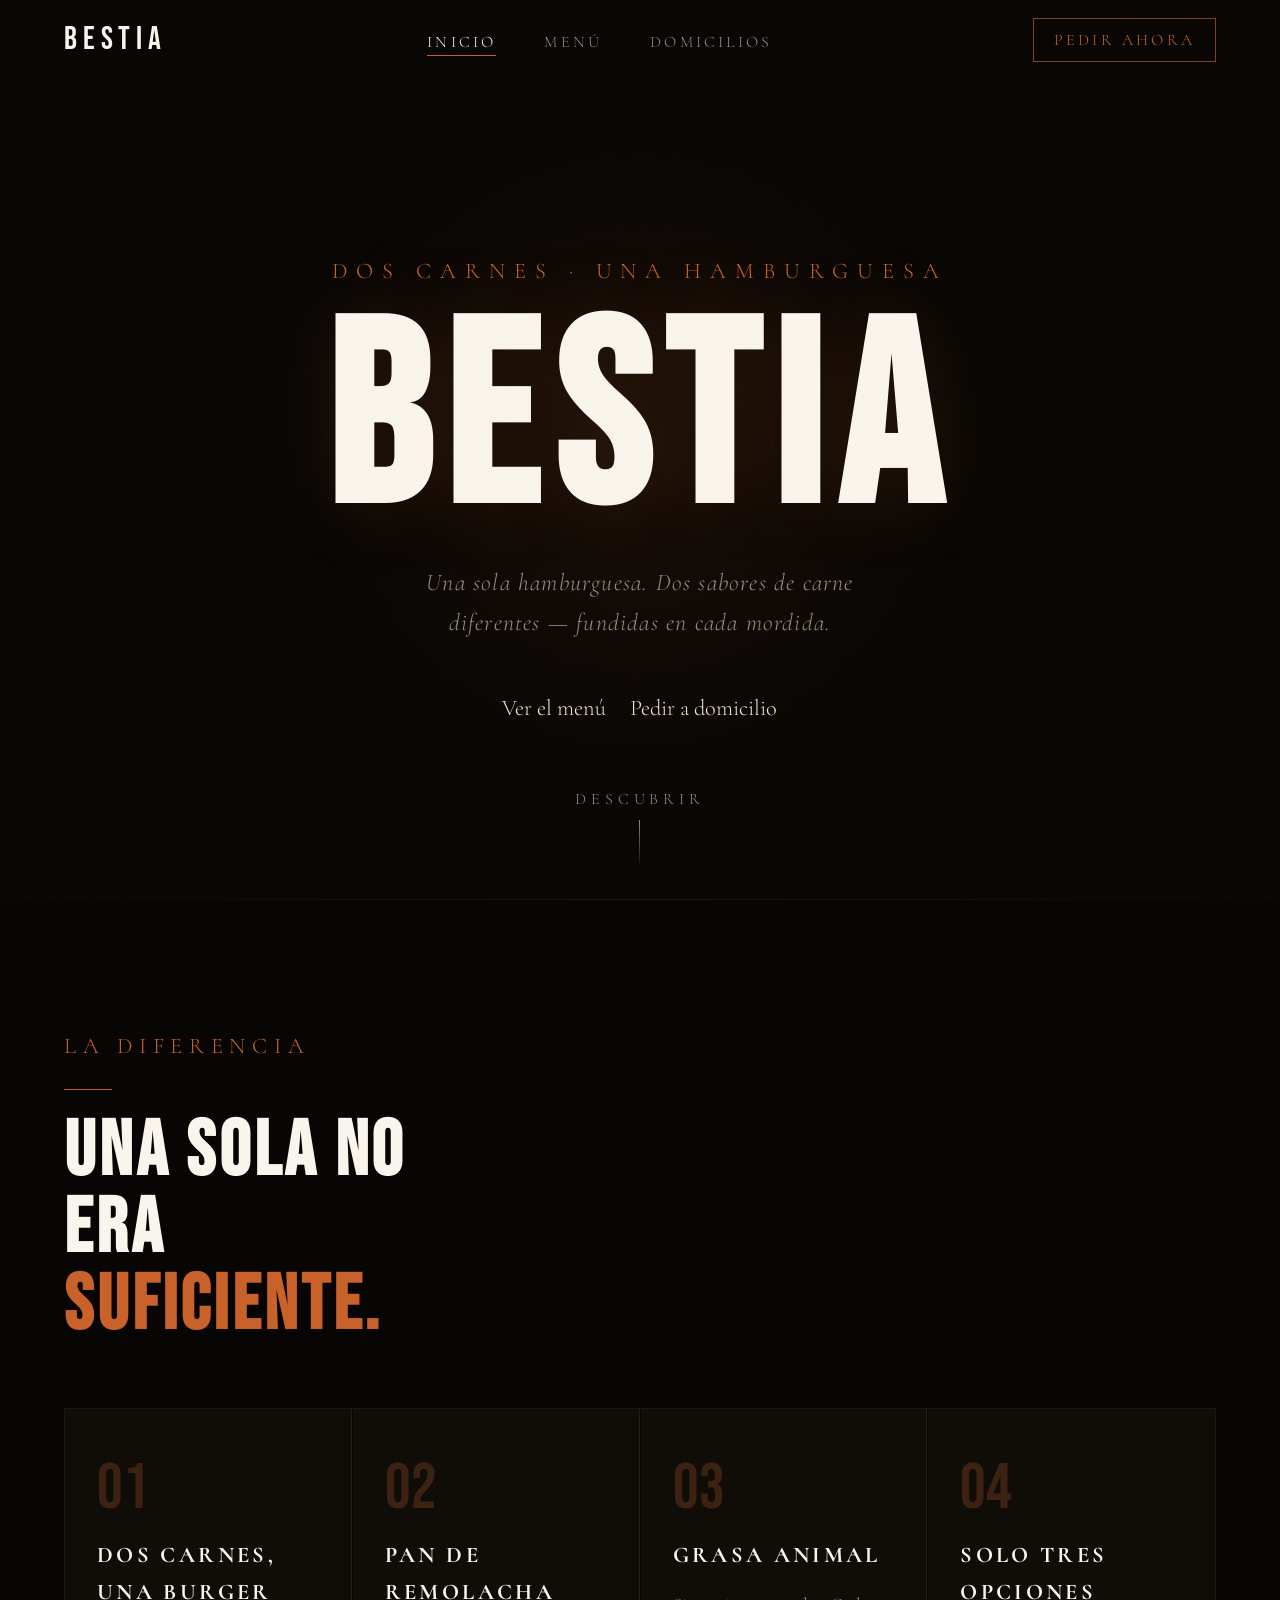
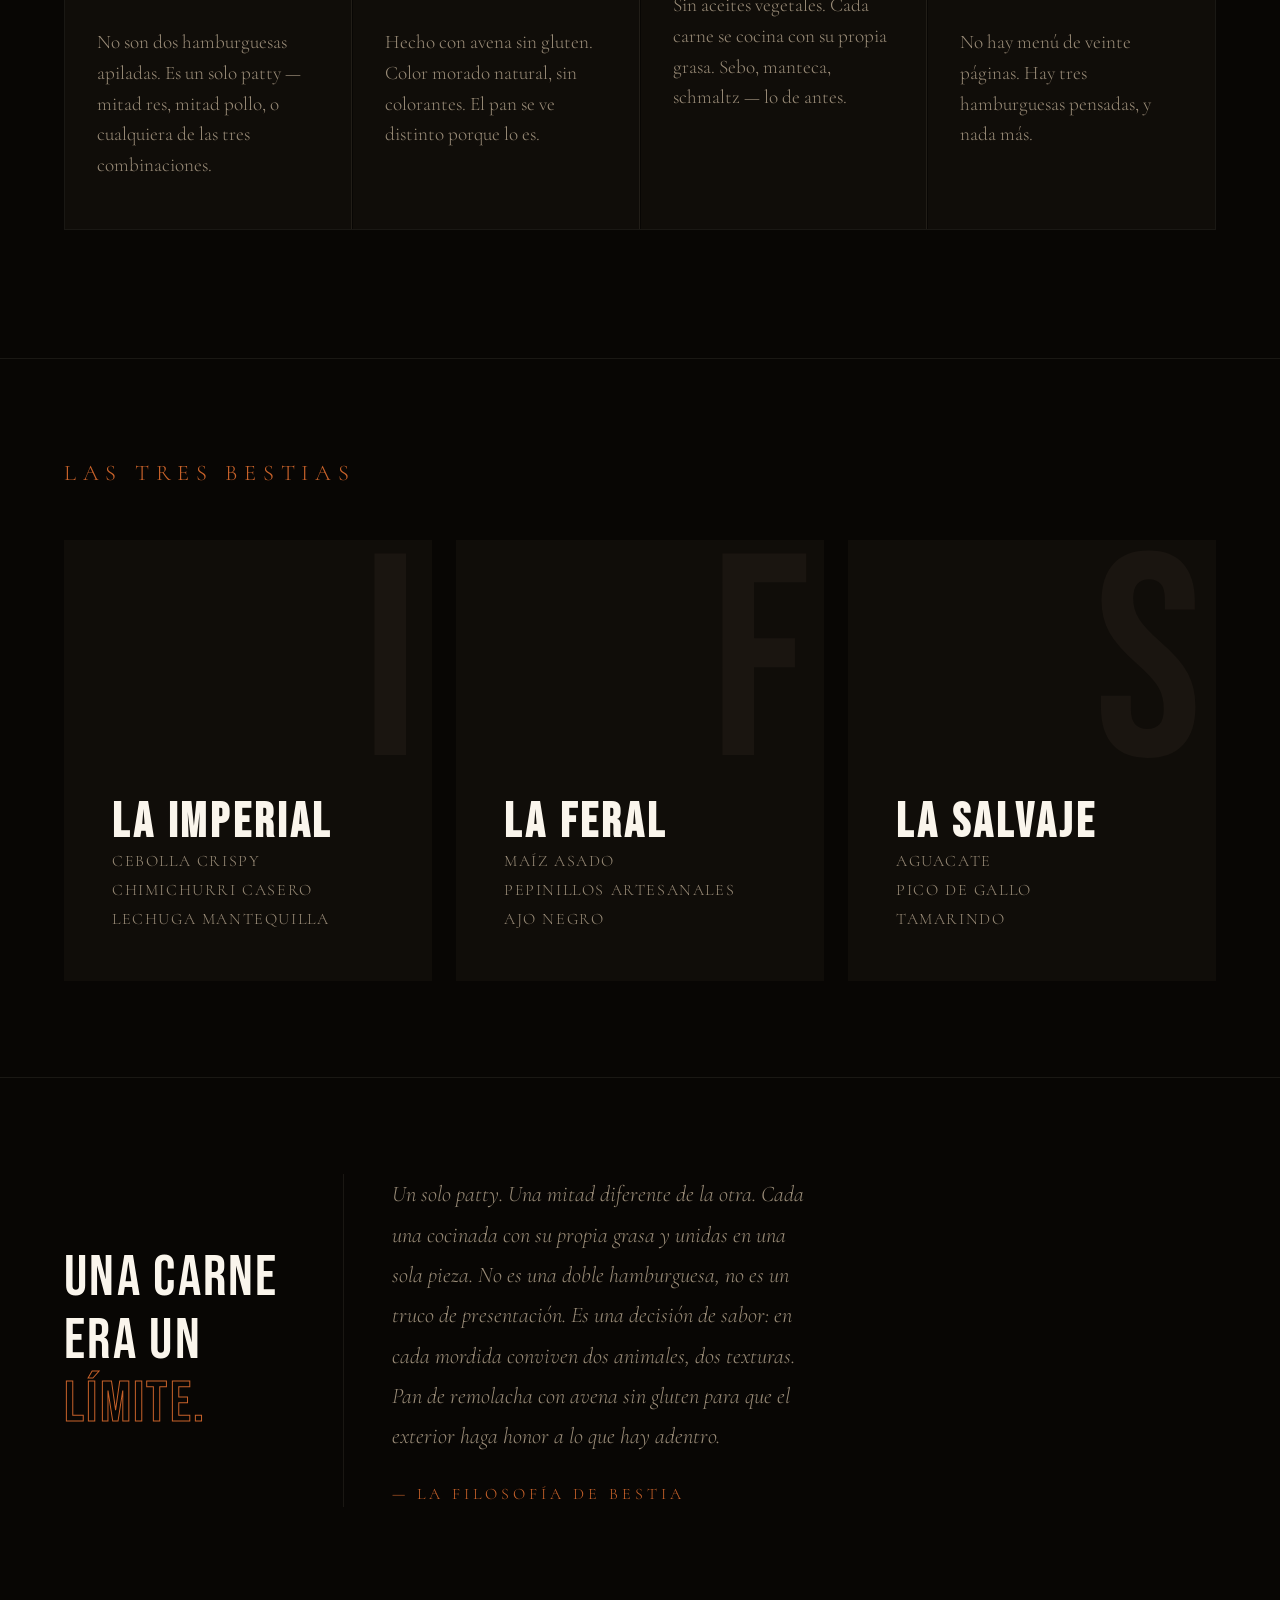
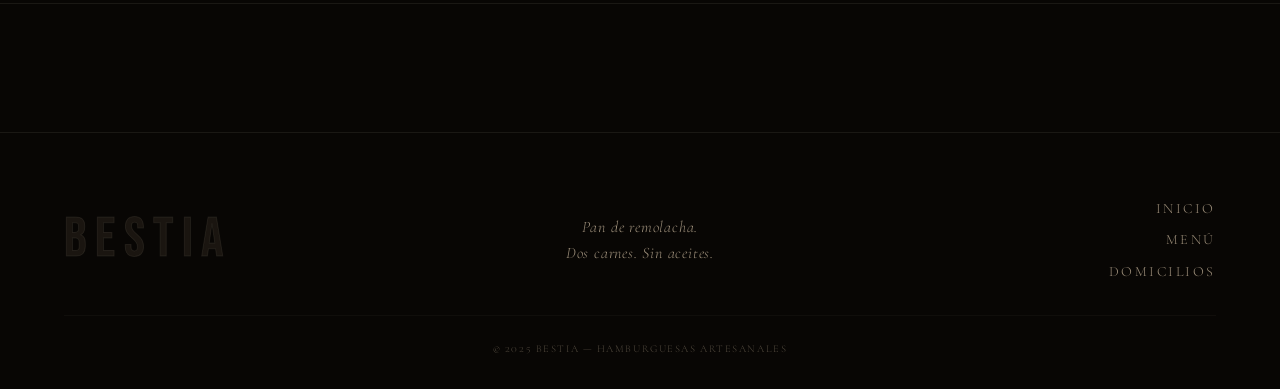
<file: index.html>
<!DOCTYPE html>
<html lang="es">
<head>
  <meta charset="UTF-8" />
  <meta name="viewport" content="width=device-width, initial-scale=1.0" />
  <title>BESTIA — Dos Carnes, Una Hamburguesa</title>
  <meta name="description" content="Dos carnes en una sola hamburguesa. Pan de remolacha con avena sin gluten. Cocinadas en grasa animal. cero aceites vegetales." />

  <link rel="stylesheet" href="css/variables.css" />
  <link rel="stylesheet" href="css/base.css" />
  <link rel="stylesheet" href="css/home.css" />
</head>
<body>

  <!-- ══ Navigation ══════════════════════════════════════════ -->
  <nav class="nav" role="navigation" aria-label="Navegación principal">
    <div class="nav__inner">
      <a href="index.html" class="nav__logo" aria-label="BESTIA — Inicio">BESTIA</a>
      <ul class="nav__links" role="list">
        <li><a href="index.html" class="nav__link">Inicio</a></li>
        <li><a href="menu.html" class="nav__link">Menú</a></li>
        <li><a href="domicilios.html" class="nav__link">Domicilios</a></li>
      </ul>
      <a href="domicilios.html" class="btn nav__cta">Pedir ahora</a>
    </div>
  </nav>

  <main>

    <!-- ══ Hero ════════════════════════════════════════════════ -->
    <section class="hero" aria-label="Presentación">
      <div class="hero__content">
        <span class="hero__eyebrow">Dos carnes · Una hamburguesa</span>
        <h1 class="hero__title">BESTIA</h1>
        <p class="hero__subtitle">Una sola hamburguesa. Dos sabores de carne diferentes — fundidas en cada mordida.</p>
        <div class="hero__cta-group">
          <a href="menu.html" class="btn btn--primary">Ver el menú</a>
          <a href="domicilios.html" class="btn btn--ghost">Pedir a domicilio</a>
        </div>
      </div>

      <div class="hero__scroll" aria-hidden="true">
        <span>Descubrir</span>
        <div class="hero__scroll-line"></div>
      </div>

      <div class="hero__rule" aria-hidden="true"></div>
    </section>

    <!-- ══ Differentials ═══════════════════════════════════════ -->
    <section class="differentials" aria-label="Por qué somos diferentes">
      <div class="container">
        <div class="differentials__header reveal">
          <span class="section-label">La diferencia</span>
          <div class="divider"></div>
          <h2 class="differentials__headline">
            Una sola no<br />era <em>suficiente.</em>
          </h2>
        </div>

        <div class="differentials__grid stagger" role="list">
          <article class="diff-card" role="listitem">
            <div class="diff-card__number" aria-hidden="true">01</div>
            <h3 class="diff-card__title">Dos carnes, una burger</h3>
            <p class="diff-card__text">No son dos hamburguesas apiladas. Es un solo patty — mitad res, mitad pollo, o cualquiera de las tres combinaciones.</p>
          </article>

          <article class="diff-card" role="listitem">
            <div class="diff-card__number" aria-hidden="true">02</div>
            <h3 class="diff-card__title">Pan de remolacha</h3>
            <p class="diff-card__text">Hecho con avena sin gluten. Color morado natural, sin colorantes. El pan se ve distinto porque lo es.</p>
          </article>

          <article class="diff-card" role="listitem">
            <div class="diff-card__number" aria-hidden="true">03</div>
            <h3 class="diff-card__title">Grasa animal</h3>
            <p class="diff-card__text">Sin aceites vegetales. Cada carne se cocina con su propia grasa. Sebo, manteca, schmaltz — lo de antes.</p>
          </article>

          <article class="diff-card" role="listitem">
            <div class="diff-card__number" aria-hidden="true">04</div>
            <h3 class="diff-card__title">Solo tres opciones</h3>
            <p class="diff-card__text">No hay menú de veinte páginas. Hay tres hamburguesas pensadas, y nada más.</p>
          </article>
        </div>
      </div>
    </section>

    <!-- ══ Burger Teasers ═══════════════════════════════════════ -->
    <section class="teasers" aria-label="Nuestras hamburguesas">
      <div class="container">
        <div class="teasers__label reveal">
          <span class="section-label">Las tres bestias</span>
        </div>

        <div class="teasers__grid teasers__grid--three">

          <a href="menu.html" class="teaser-card reveal" data-letter="I" aria-label="La Imperial — ver en menú">
            <h3 class="teaser-card__name">La Imperial</h3>
            <ul class="teaser-card__ingredients" aria-label="Ingredientes principales">
              <li>Cebolla crispy</li>
              <li>Chimichurri casero</li>
              <li>Lechuga mantequilla</li>
            </ul>
            <span class="teaser-card__arrow" aria-hidden="true">→</span>
          </a>

          <a href="menu.html" class="teaser-card reveal" data-letter="F" aria-label="La Feral — ver en menú">
            <h3 class="teaser-card__name">La Feral</h3>
            <ul class="teaser-card__ingredients" aria-label="Ingredientes principales">
              <li>Maíz asado</li>
              <li>Pepinillos artesanales</li>
              <li>Ajo negro</li>
            </ul>
            <span class="teaser-card__arrow" aria-hidden="true">→</span>
          </a>

          <a href="menu.html" class="teaser-card reveal" data-letter="S" aria-label="La Salvaje — ver en menú">
            <h3 class="teaser-card__name">La Salvaje</h3>
            <ul class="teaser-card__ingredients" aria-label="Ingredientes principales">
              <li>Aguacate</li>
              <li>Pico de gallo</li>
              <li>Tamarindo</li>
            </ul>
            <span class="teaser-card__arrow" aria-hidden="true">→</span>
          </a>

        </div>
      </div>
    </section>

    <!-- ══ Philosophy ═══════════════════════════════════════════ -->
    <section class="philosophy" aria-label="Nuestra filosofía">
      <div class="container">
        <div class="philosophy__inner reveal">
          <blockquote class="philosophy__quote">
            Una carne<br />era un<br /><em>límite.</em>
          </blockquote>
          <div class="philosophy__body">
            <p class="philosophy__text">
              Un solo patty. Una mitad diferente de la otra. Cada una cocinada con su propia grasa y unidas en una sola pieza.
              No es una doble hamburguesa, no es un truco de presentación. Es una decisión de sabor:
              en cada mordida conviven dos animales, dos texturas.
              Pan de remolacha con avena sin gluten para que el exterior haga honor a lo que hay adentro.
            </p>
            <p class="philosophy__author">— La filosofía de Bestia</p>
          </div>
        </div>
      </div>
    </section>

  </main>

  <!-- ══ Footer ═══════════════════════════════════════════════ -->
  <footer class="footer" role="contentinfo">
    <div class="container">
      <div class="footer__inner">
        <div class="footer__brand" aria-hidden="true">BESTIA</div>
        <p class="footer__tagline">Pan de remolacha.<br />Dos carnes. Sin aceites.</p>
        <nav class="footer__links" aria-label="Footer navigation">
          <a href="index.html" class="footer__link">Inicio</a>
          <a href="menu.html" class="footer__link">Menú</a>
          <a href="domicilios.html" class="footer__link">Domicilios</a>
        </nav>
      </div>
      <p class="footer__bottom">© 2025 Bestia — Hamburguesas artesanales</p>
    </div>
  </footer>

  <script src="js/main.js" defer></script>
  <script src="js/animations.js" defer></script>
</body>
</html>
</file>
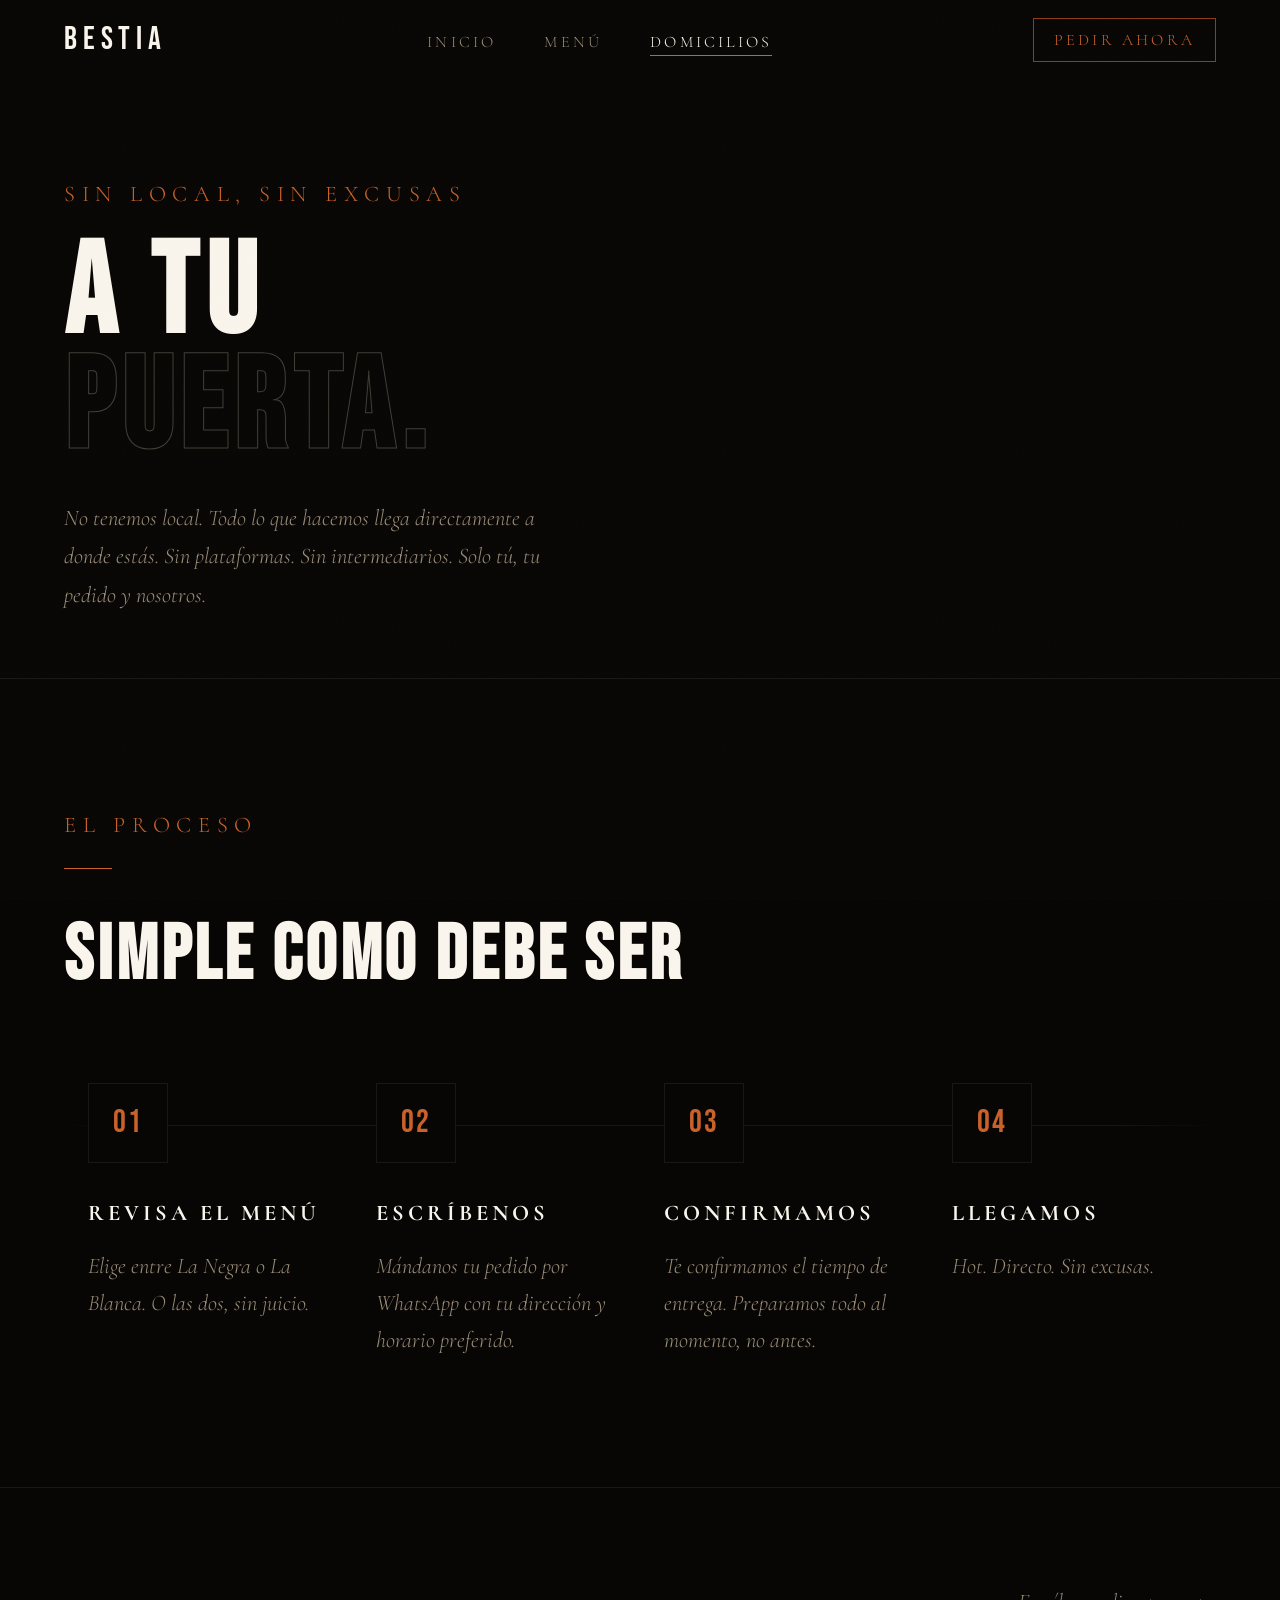
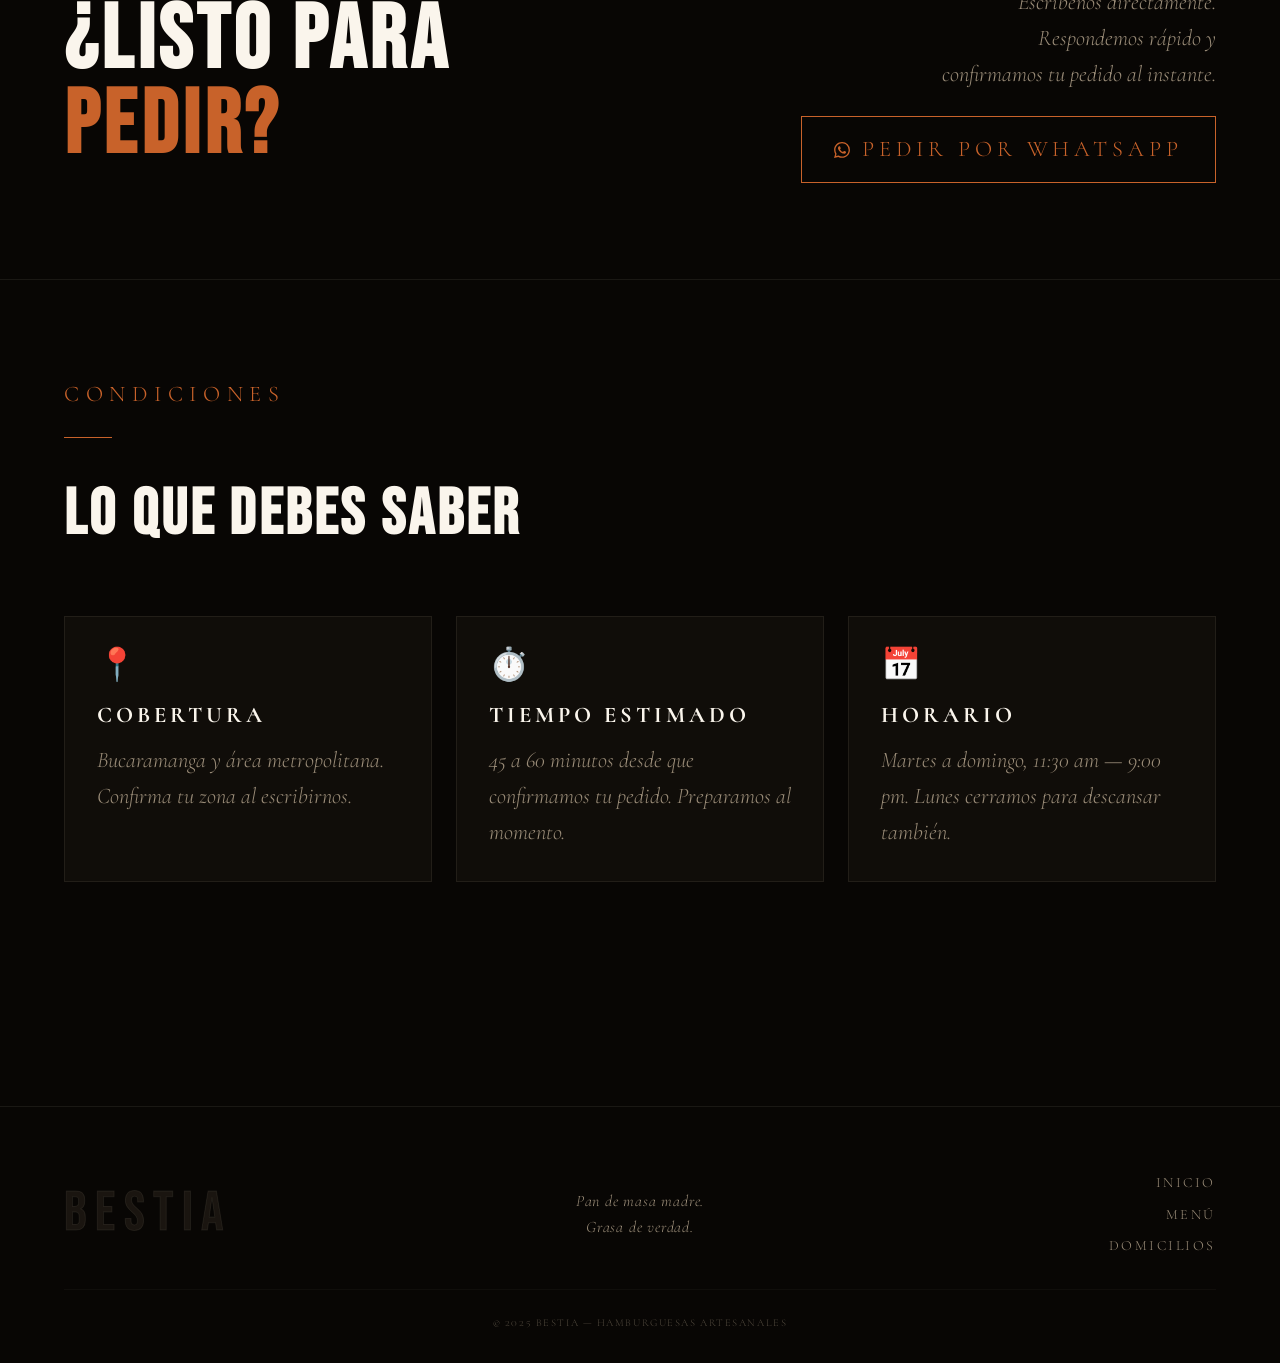
<file: domicilios.html>
<!DOCTYPE html>
<html lang="es">
<head>
  <meta charset="UTF-8" />
  <meta name="viewport" content="width=device-width, initial-scale=1.0" />
  <title>Domicilios — BESTIA</title>
  <meta name="description" content="Pedidos a domicilio de BESTIA. Sin local, sin intermediarios. Directo a tu puerta." />

  <link rel="stylesheet" href="css/variables.css" />
  <link rel="stylesheet" href="css/base.css" />
  <link rel="stylesheet" href="css/domicilios.css" />
</head>
<body>

  <!-- ══ Navigation ══════════════════════════════════════════ -->
  <nav class="nav" role="navigation" aria-label="Navegación principal">
    <div class="nav__inner">
      <a href="index.html" class="nav__logo" aria-label="BESTIA — Inicio">BESTIA</a>
      <ul class="nav__links" role="list">
        <li><a href="index.html" class="nav__link">Inicio</a></li>
        <li><a href="menu.html" class="nav__link">Menú</a></li>
        <li><a href="domicilios.html" class="nav__link">Domicilios</a></li>
      </ul>
      <a href="domicilios.html" class="btn nav__cta">Pedir ahora</a>
    </div>
  </nav>

  <main>

    <!-- ══ Hero ════════════════════════════════════════════════ -->
    <header class="delivery-hero" aria-label="Domicilios">
      <div class="container">
        <span class="section-label delivery-hero__label">Sin local, sin excusas</span>
        <h1 class="delivery-hero__title reveal">
          A tu<br /><span>puerta.</span>
        </h1>
        <p class="delivery-hero__sub reveal">
          No tenemos local. Todo lo que hacemos llega directamente a donde estás.
          Sin plataformas. Sin intermediarios. Solo tú, tu pedido y nosotros.
        </p>
      </div>
    </header>

    <!-- ══ How It Works ═════════════════════════════════════════ -->
    <section class="how-it-works" aria-label="Cómo funciona">
      <div class="container">
        <div class="how-it-works__header reveal">
          <span class="section-label">El proceso</span>
          <div class="divider"></div>
          <h2 class="how-it-works__title">Simple como debe ser</h2>
        </div>

        <ol class="steps stagger" role="list" aria-label="Pasos para pedir">
          <li class="step">
            <div class="step__number-wrap">
              <div class="step__number" aria-hidden="true">01</div>
            </div>
            <h3 class="step__title">Revisa el menú</h3>
            <p class="step__text">Elige entre La Negra o La Blanca. O las dos, sin juicio.</p>
          </li>

          <li class="step">
            <div class="step__number-wrap">
              <div class="step__number" aria-hidden="true">02</div>
            </div>
            <h3 class="step__title">Escríbenos</h3>
            <p class="step__text">Mándanos tu pedido por WhatsApp con tu dirección y horario preferido.</p>
          </li>

          <li class="step">
            <div class="step__number-wrap">
              <div class="step__number" aria-hidden="true">03</div>
            </div>
            <h3 class="step__title">Confirmamos</h3>
            <p class="step__text">Te confirmamos el tiempo de entrega. Preparamos todo al momento, no antes.</p>
          </li>

          <li class="step">
            <div class="step__number-wrap">
              <div class="step__number" aria-hidden="true">04</div>
            </div>
            <h3 class="step__title">Llegamos</h3>
            <p class="step__text">Hot. Directo. Sin excusas.</p>
          </li>
        </ol>
      </div>
    </section>

    <!-- ══ Order CTA ════════════════════════════════════════════ -->
    <section class="order-cta" aria-label="Hacer un pedido">
      <div class="container">
        <div class="order-cta__inner reveal">
          <div>
            <h2 class="order-cta__headline">
              ¿Listo para<br /><em>pedir?</em>
            </h2>
          </div>
          <div class="order-cta__aside">
            <p class="order-cta__sub">
              Escríbenos directamente. Respondemos rápido y confirmamos tu pedido al instante.
            </p>
            <a
              href="https://wa.me/573000000000?text=Hola%2C%20quiero%20hacer%20un%20pedido%20de%20BESTIA"
              class="btn--whatsapp"
              target="_blank"
              rel="noopener noreferrer"
              aria-label="Pedir por WhatsApp"
            >
              <!-- WhatsApp icon inline SVG -->
              <svg viewBox="0 0 24 24" xmlns="http://www.w3.org/2000/svg" aria-hidden="true">
                <path d="M17.472 14.382c-.297-.149-1.758-.867-2.03-.967-.273-.099-.471-.148-.67.15-.197.297-.767.966-.94 1.164-.173.199-.347.223-.644.075-.297-.15-1.255-.463-2.39-1.475-.883-.788-1.48-1.761-1.653-2.059-.173-.297-.018-.458.13-.606.134-.133.298-.347.446-.52.149-.174.198-.298.298-.497.099-.198.05-.371-.025-.52-.075-.149-.669-1.612-.916-2.207-.242-.579-.487-.5-.669-.51-.173-.008-.371-.01-.57-.01-.198 0-.52.074-.792.372-.272.297-1.04 1.016-1.04 2.479 0 1.462 1.065 2.875 1.213 3.074.149.198 2.096 3.2 5.077 4.487.709.306 1.262.489 1.694.625.712.227 1.36.195 1.871.118.571-.085 1.758-.719 2.006-1.413.248-.694.248-1.289.173-1.413-.074-.124-.272-.198-.57-.347m-5.421 7.403h-.004a9.87 9.87 0 01-5.031-1.378l-.361-.214-3.741.982.998-3.648-.235-.374a9.86 9.86 0 01-1.51-5.26c.001-5.45 4.436-9.884 9.888-9.884 2.64 0 5.122 1.03 6.988 2.898a9.825 9.825 0 012.893 6.994c-.003 5.45-4.437 9.884-9.885 9.884m8.413-18.297A11.815 11.815 0 0012.05 0C5.495 0 .16 5.335.157 11.892c0 2.096.547 4.142 1.588 5.945L.057 24l6.305-1.654a11.882 11.882 0 005.683 1.448h.005c6.554 0 11.89-5.335 11.893-11.893a11.821 11.821 0 00-3.48-8.413z"/>
              </svg>
              Pedir por WhatsApp
            </a>
          </div>
        </div>
      </div>
    </section>

    <!-- ══ Coverage ══════════════════════════════════════════════ -->
    <section class="coverage" aria-label="Cobertura y condiciones">
      <div class="container">
        <div class="coverage__header reveal">
          <span class="section-label">Condiciones</span>
          <div class="divider"></div>
          <h2 class="coverage__title">Lo que debes saber</h2>
        </div>

        <div class="coverage__grid stagger">
          <article class="coverage-card">
            <div class="coverage-card__icon" aria-hidden="true">📍</div>
            <h3 class="coverage-card__title">Cobertura</h3>
            <p class="coverage-card__info">Bucaramanga y área metropolitana. Confirma tu zona al escribirnos.</p>
          </article>

          <article class="coverage-card">
            <div class="coverage-card__icon" aria-hidden="true">⏱️</div>
            <h3 class="coverage-card__title">Tiempo estimado</h3>
            <p class="coverage-card__info">45 a 60 minutos desde que confirmamos tu pedido. Preparamos al momento.</p>
          </article>

          <article class="coverage-card">
            <div class="coverage-card__icon" aria-hidden="true">📅</div>
            <h3 class="coverage-card__title">Horario</h3>
            <p class="coverage-card__info">Martes a domingo, 11:30 am — 9:00 pm. Lunes cerramos para descansar también.</p>
          </article>
        </div>
      </div>
    </section>

  </main>

  <!-- ══ Footer ═══════════════════════════════════════════════ -->
  <footer class="footer" role="contentinfo">
    <div class="container">
      <div class="footer__inner">
        <div class="footer__brand" aria-hidden="true">BESTIA</div>
        <p class="footer__tagline">Pan de masa madre.<br />Grasa de verdad.</p>
        <nav class="footer__links" aria-label="Footer navigation">
          <a href="index.html" class="footer__link">Inicio</a>
          <a href="menu.html" class="footer__link">Menú</a>
          <a href="domicilios.html" class="footer__link">Domicilios</a>
        </nav>
      </div>
      <p class="footer__bottom">© 2025 Bestia — Hamburguesas artesanales</p>
    </div>
  </footer>

  <script src="js/main.js" defer></script>
  <script src="js/animations.js" defer></script>
</body>
</html>
</file>
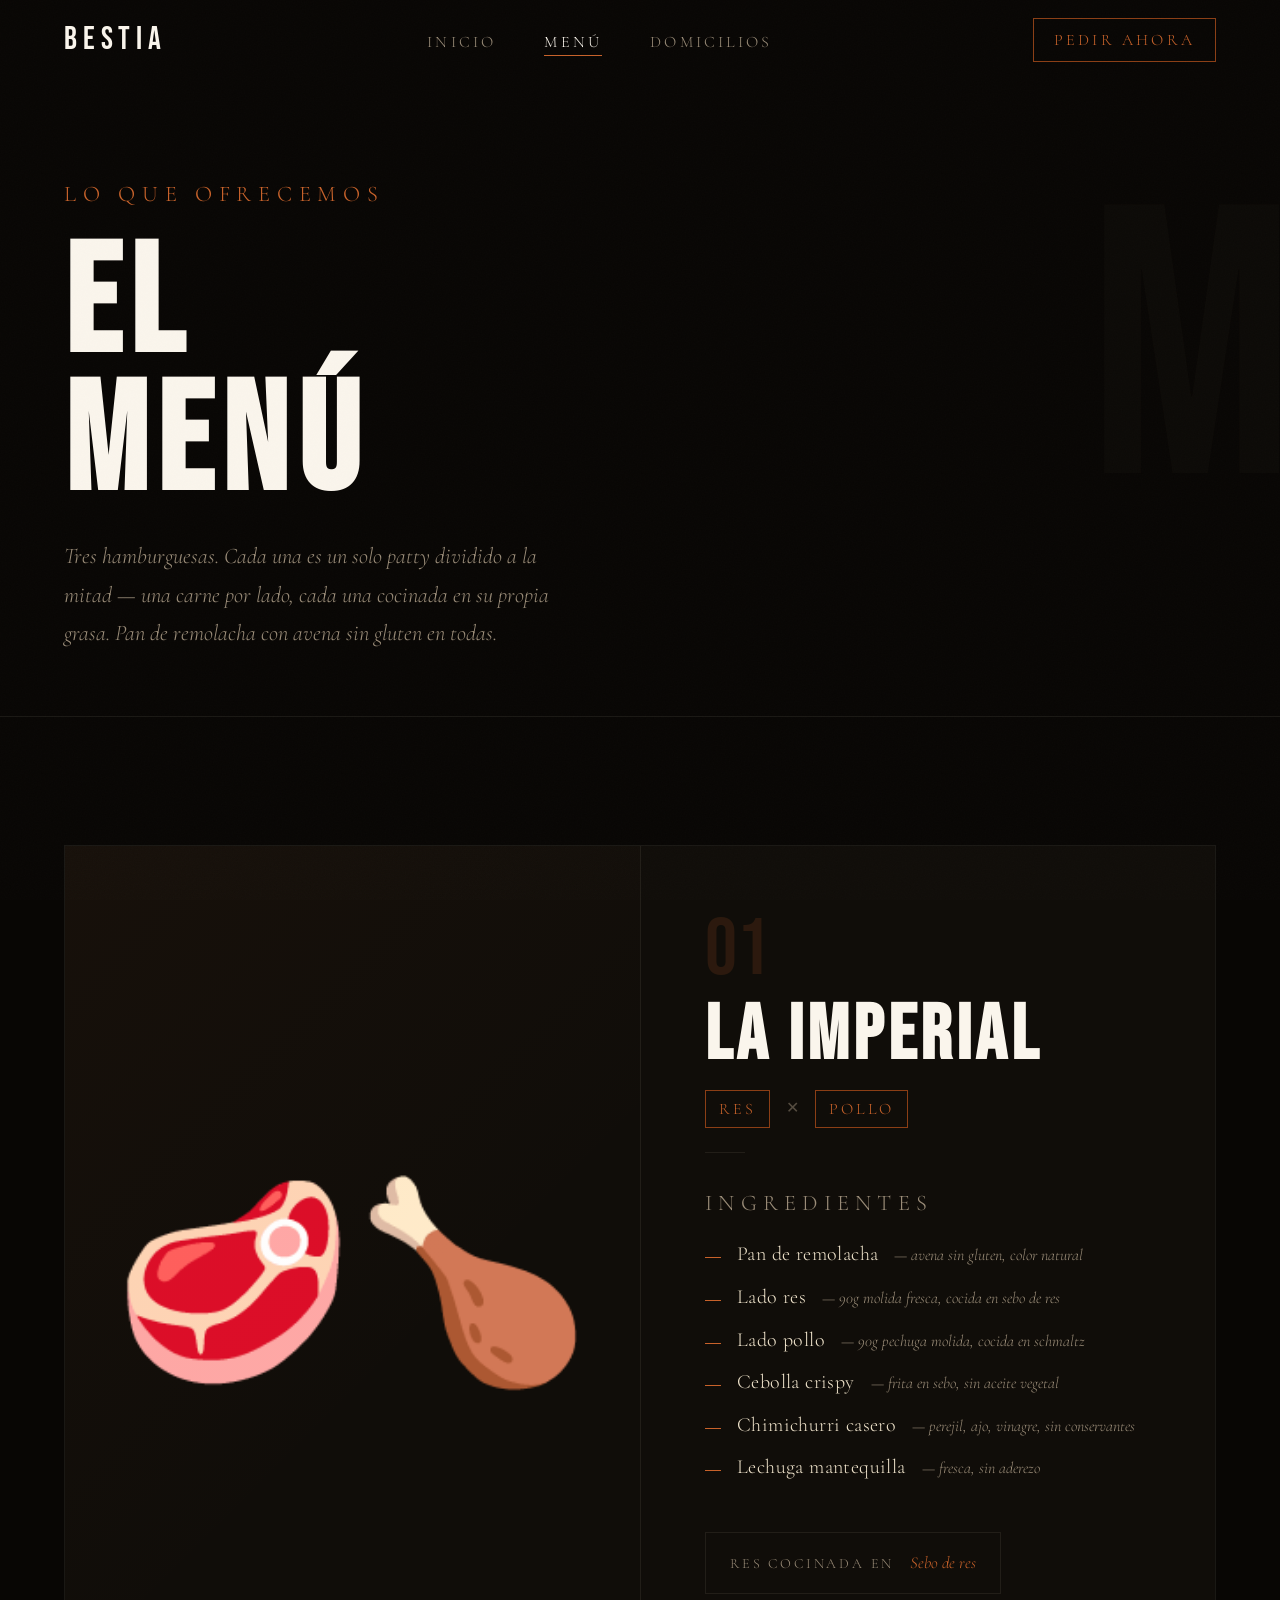
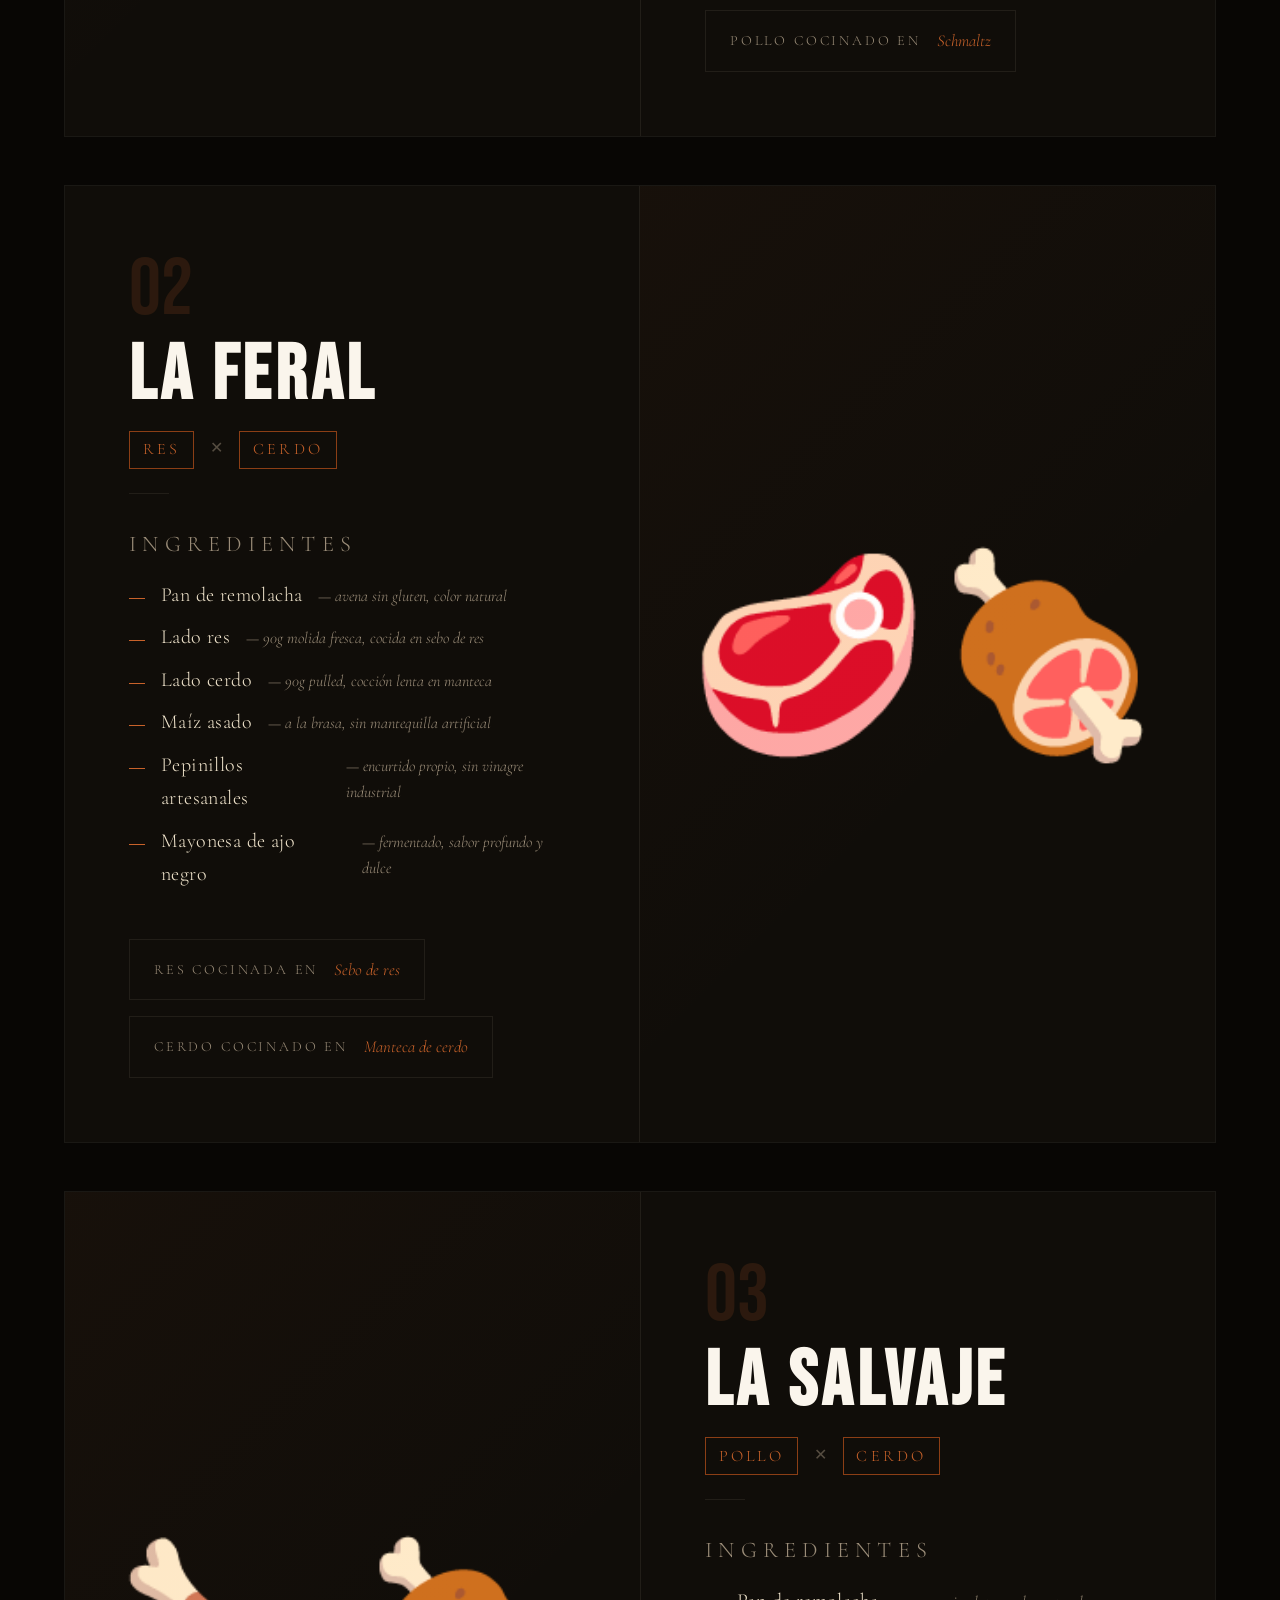
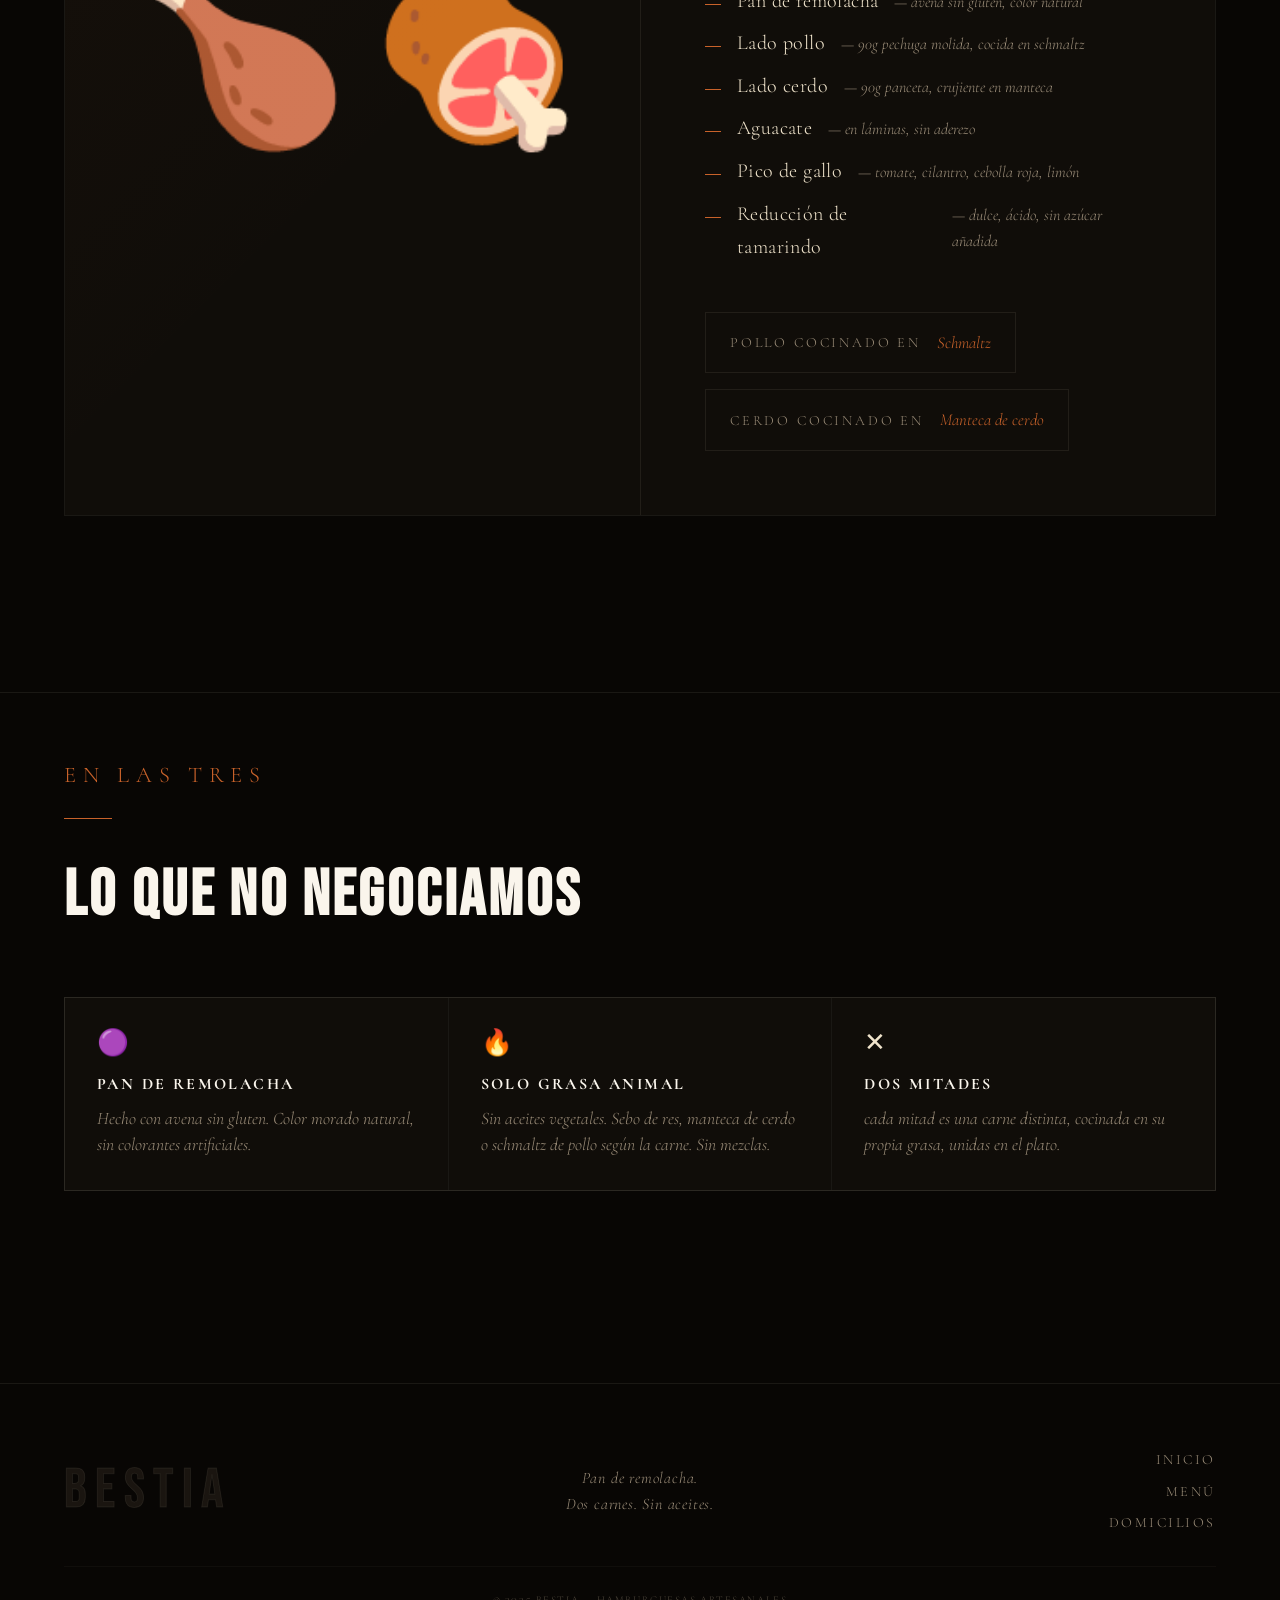
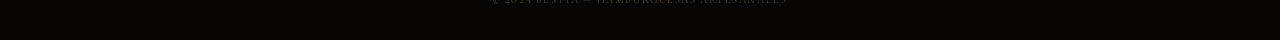
<file: menu.html>
<!DOCTYPE html>
<html lang="es">
<head>
  <meta charset="UTF-8" />
  <meta name="viewport" content="width=device-width, initial-scale=1.0" />
  <title>Menú — BESTIA</title>
  <meta name="description" content="Tres hamburguesas, dos carnes cada una. La Imperial (res+pollo), La Feral (res+cerdo), La Salvaje (pollo+cerdo). Pan de remolacha con avena sin gluten." />

  <link rel="stylesheet" href="css/variables.css" />
  <link rel="stylesheet" href="css/base.css" />
  <link rel="stylesheet" href="css/menu.css" />
</head>
<body>

  <!-- ══ Navigation ══════════════════════════════════════════ -->
  <nav class="nav" role="navigation" aria-label="Navegación principal">
    <div class="nav__inner">
      <a href="index.html" class="nav__logo" aria-label="BESTIA — Inicio">BESTIA</a>
      <ul class="nav__links" role="list">
        <li><a href="index.html" class="nav__link">Inicio</a></li>
        <li><a href="menu.html" class="nav__link">Menú</a></li>
        <li><a href="domicilios.html" class="nav__link">Domicilios</a></li>
      </ul>
      <a href="domicilios.html" class="btn nav__cta">Pedir ahora</a>
    </div>
  </nav>

  <main>

    <!-- ══ Hero ════════════════════════════════════════════════ -->
    <header class="menu-hero" aria-label="Encabezado del menú">
      <div class="container">
        <span class="section-label menu-hero__label">Lo que ofrecemos</span>
        <h1 class="menu-hero__title reveal">EL<br />MENÚ</h1>
        <p class="menu-hero__sub reveal">
          Tres hamburguesas. Cada una es un solo patty dividido a la mitad — una carne por lado, cada una cocinada en su propia grasa. Pan de remolacha con avena sin gluten en todas.
        </p>
      </div>
      <div class="menu-hero__bg-letter" aria-hidden="true">M</div>
    </header>

    <!-- ══ Burger Blocks ════════════════════════════════════════ -->
    <section class="menu-section" aria-label="Hamburguesas">
      <div class="container">

        <!-- ── La Imperial: Res + Pollo ──────────────────────── -->
        <article class="burger-block reveal" aria-label="La Imperial">
          <div class="burger-block__visual" aria-hidden="true">
            <div class="burger-block__visual-placeholder">🥩🍗</div>
          </div>

          <div class="burger-block__info">
            <div class="burger-block__index" aria-hidden="true">01</div>
            <h2 class="burger-block__name">La Imperial</h2>

            <div class="burger-block__combo" aria-label="Combinación de carnes">
              <span class="burger-block__combo-tag">Res</span>
              <span class="burger-block__combo-sep" aria-hidden="true">✕</span>
              <span class="burger-block__combo-tag">Pollo</span>
            </div>

            <div class="burger-block__divider" aria-hidden="true"></div>

            <p class="burger-block__ingredients-label">Ingredientes</p>
            <ul class="burger-block__ingredients" aria-label="Ingredientes de La Imperial">
              <li class="ingredient">
                <span class="ingredient__name">Pan de remolacha</span>
                <span class="ingredient__note">— avena sin gluten, color natural</span>
              </li>
              <li class="ingredient">
                <span class="ingredient__name">Lado res</span>
                <span class="ingredient__note">— 90g molida fresca, cocida en sebo de res</span>
              </li>
              <li class="ingredient">
                <span class="ingredient__name">Lado pollo</span>
                <span class="ingredient__note">— 90g pechuga molida, cocida en schmaltz</span>
              </li>
              <li class="ingredient">
                <span class="ingredient__name">Cebolla crispy</span>
                <span class="ingredient__note">— frita en sebo, sin aceite vegetal</span>
              </li>
              <li class="ingredient">
                <span class="ingredient__name">Chimichurri casero</span>
                <span class="ingredient__note">— perejil, ajo, vinagre, sin conservantes</span>
              </li>
              <li class="ingredient">
                <span class="ingredient__name">Lechuga mantequilla</span>
                <span class="ingredient__note">— fresca, sin aderezo</span>
              </li>
            </ul>

            <div class="burger-block__method-row" aria-label="Grasas de cocción">
              <div class="burger-block__method">
                <span class="burger-block__method-label">Res cocinada en</span>
                <span class="burger-block__method-value">Sebo de res</span>
              </div>
              <div class="burger-block__method">
                <span class="burger-block__method-label">Pollo cocinado en</span>
                <span class="burger-block__method-value">Schmaltz</span>
              </div>
            </div>
          </div>
        </article>

        <!-- ── La Feral: Res + Cerdo ──────────────────────────── -->
        <article class="burger-block burger-block--reversed reveal" aria-label="La Feral">
          <div class="burger-block__visual" aria-hidden="true">
            <div class="burger-block__visual-placeholder">🥩🍖</div>
          </div>

          <div class="burger-block__info">
            <div class="burger-block__index" aria-hidden="true">02</div>
            <h2 class="burger-block__name">La Feral</h2>

            <div class="burger-block__combo" aria-label="Combinación de carnes">
              <span class="burger-block__combo-tag">Res</span>
              <span class="burger-block__combo-sep" aria-hidden="true">✕</span>
              <span class="burger-block__combo-tag">Cerdo</span>
            </div>

            <div class="burger-block__divider" aria-hidden="true"></div>

            <p class="burger-block__ingredients-label">Ingredientes</p>
            <ul class="burger-block__ingredients" aria-label="Ingredientes de La Feral">
              <li class="ingredient">
                <span class="ingredient__name">Pan de remolacha</span>
                <span class="ingredient__note">— avena sin gluten, color natural</span>
              </li>
              <li class="ingredient">
                <span class="ingredient__name">Lado res</span>
                <span class="ingredient__note">— 90g molida fresca, cocida en sebo de res</span>
              </li>
              <li class="ingredient">
                <span class="ingredient__name">Lado cerdo</span>
                <span class="ingredient__note">— 90g pulled, cocción lenta en manteca</span>
              </li>
              <li class="ingredient">
                <span class="ingredient__name">Maíz asado</span>
                <span class="ingredient__note">— a la brasa, sin mantequilla artificial</span>
              </li>
              <li class="ingredient">
                <span class="ingredient__name">Pepinillos artesanales</span>
                <span class="ingredient__note">— encurtido propio, sin vinagre industrial</span>
              </li>
              <li class="ingredient">
                <span class="ingredient__name">Mayonesa de ajo negro</span>
                <span class="ingredient__note">— fermentado, sabor profundo y dulce</span>
              </li>
            </ul>

            <div class="burger-block__method-row" aria-label="Grasas de cocción">
              <div class="burger-block__method">
                <span class="burger-block__method-label">Res cocinada en</span>
                <span class="burger-block__method-value">Sebo de res</span>
              </div>
              <div class="burger-block__method">
                <span class="burger-block__method-label">Cerdo cocinado en</span>
                <span class="burger-block__method-value">Manteca de cerdo</span>
              </div>
            </div>
          </div>
        </article>

        <!-- ── La Salvaje: Pollo + Cerdo ──────────────────────── -->
        <article class="burger-block reveal" aria-label="La Salvaje">
          <div class="burger-block__visual" aria-hidden="true">
            <div class="burger-block__visual-placeholder">🍗🍖</div>
          </div>

          <div class="burger-block__info">
            <div class="burger-block__index" aria-hidden="true">03</div>
            <h2 class="burger-block__name">La Salvaje</h2>

            <div class="burger-block__combo" aria-label="Combinación de carnes">
              <span class="burger-block__combo-tag">Pollo</span>
              <span class="burger-block__combo-sep" aria-hidden="true">✕</span>
              <span class="burger-block__combo-tag">Cerdo</span>
            </div>

            <div class="burger-block__divider" aria-hidden="true"></div>

            <p class="burger-block__ingredients-label">Ingredientes</p>
            <ul class="burger-block__ingredients" aria-label="Ingredientes de La Salvaje">
              <li class="ingredient">
                <span class="ingredient__name">Pan de remolacha</span>
                <span class="ingredient__note">— avena sin gluten, color natural</span>
              </li>
              <li class="ingredient">
                <span class="ingredient__name">Lado pollo</span>
                <span class="ingredient__note">— 90g pechuga molida, cocida en schmaltz</span>
              </li>
              <li class="ingredient">
                <span class="ingredient__name">Lado cerdo</span>
                <span class="ingredient__note">— 90g panceta, crujiente en manteca</span>
              </li>
              <li class="ingredient">
                <span class="ingredient__name">Aguacate</span>
                <span class="ingredient__note">— en láminas, sin aderezo</span>
              </li>
              <li class="ingredient">
                <span class="ingredient__name">Pico de gallo</span>
                <span class="ingredient__note">— tomate, cilantro, cebolla roja, limón</span>
              </li>
              <li class="ingredient">
                <span class="ingredient__name">Reducción de tamarindo</span>
                <span class="ingredient__note">— dulce, ácido, sin azúcar añadida</span>
              </li>
            </ul>

            <div class="burger-block__method-row" aria-label="Grasas de cocción">
              <div class="burger-block__method">
                <span class="burger-block__method-label">Pollo cocinado en</span>
                <span class="burger-block__method-value">Schmaltz</span>
              </div>
              <div class="burger-block__method">
                <span class="burger-block__method-label">Cerdo cocinado en</span>
                <span class="burger-block__method-value">Manteca de cerdo</span>
              </div>
            </div>
          </div>
        </article>

      </div>
    </section>

    <!-- ══ Common Ingredients ═══════════════════════════════════ -->
    <section class="commons" aria-label="Ingredientes comunes">
      <div class="container">
        <div class="commons__header reveal">
          <span class="section-label">En las tres</span>
          <div class="divider"></div>
          <h2 class="commons__title">Lo que no negociamos</h2>
        </div>

        <div class="commons__grid stagger">
          <article class="common-item">
            <div class="common-item__icon" aria-hidden="true">🟣</div>
            <h3 class="common-item__name">Pan de remolacha</h3>
            <p class="common-item__desc">Hecho con avena sin gluten. Color morado natural, sin colorantes artificiales.</p>
          </article>

          <article class="common-item">
            <div class="common-item__icon" aria-hidden="true">🔥</div>
            <h3 class="common-item__name">Solo grasa animal</h3>
            <p class="common-item__desc">Sin aceites vegetales. Sebo de res, manteca de cerdo o schmaltz de pollo según la carne. Sin mezclas.</p>
          </article>

          <article class="common-item">
            <div class="common-item__icon" aria-hidden="true">✕</div>
            <h3 class="common-item__name">dos mitades</h3>
            <p class="common-item__desc">cada mitad es una carne distinta, cocinada en su propia grasa, unidas en el plato.</p>
          </article>
        </div>
      </div>
    </section>

  </main>

  <!-- ══ Footer ═══════════════════════════════════════════════ -->
  <footer class="footer" role="contentinfo">
    <div class="container">
      <div class="footer__inner">
        <div class="footer__brand" aria-hidden="true">BESTIA</div>
        <p class="footer__tagline">Pan de remolacha.<br />Dos carnes. Sin aceites.</p>
        <nav class="footer__links" aria-label="Footer navigation">
          <a href="index.html" class="footer__link">Inicio</a>
          <a href="menu.html" class="footer__link">Menú</a>
          <a href="domicilios.html" class="footer__link">Domicilios</a>
        </nav>
      </div>
      <p class="footer__bottom">© 2025 Bestia — Hamburguesas artesanales</p>
    </div>
  </footer>

  <script src="js/main.js" defer></script>
  <script src="js/animations.js" defer></script>
</body>
</html>
</file>
<file: css/variables.css>
/* ============================================================
   BESTIA — Design Tokens
   ============================================================ */

@import url('https://fonts.googleapis.com/css2?family=Cormorant+SC:wght@300;400;600;700&family=Cormorant+Garamond:ital,wght@0,300;0,400;1,300;1,400&family=Bebas+Neue&display=swap');

:root {
  /* ── Palette ─────────────────────────────────────────── */
  --clr-bg:         #080604;
  --clr-surface:    #100d09;
  --clr-surface-2:  #1a1510;
  --clr-border:     rgba(240, 225, 200, 0.08);
  --clr-text:       #f0e4cc;
  --clr-muted:      #9a8c78;
  --clr-accent:     #c8622a;
  --clr-accent-dim: #8b3e15;
  --clr-white:      #faf5ec;

  /* ── Typography ──────────────────────────────────────── */
  --font-display:   'Bebas Neue', sans-serif;
  --font-serif:     'Cormorant SC', serif;
  --font-body:      'Cormorant Garamond', serif;

  /* ── Spacing scale (8pt grid) ────────────────────────── */
  --space-1:   0.5rem;   /*  8px */
  --space-2:   1rem;     /* 16px */
  --space-3:   1.5rem;   /* 24px */
  --space-4:   2rem;     /* 32px */
  --space-5:   3rem;     /* 48px */
  --space-6:   4rem;     /* 64px */
  --space-7:   6rem;     /* 96px */
  --space-8:   8rem;     /* 128px */

  /* ── Layout ──────────────────────────────────────────── */
  --max-width:     1200px;
  --nav-height:    80px;

  /* ── Motion ──────────────────────────────────────────── */
  --ease-out:      cubic-bezier(0.16, 1, 0.3, 1);
  --ease-in-out:   cubic-bezier(0.76, 0, 0.24, 1);
  --dur-fast:      180ms;
  --dur-base:      320ms;
  --dur-slow:      600ms;
  --dur-xslow:     900ms;
}
</file>
<file: css/base.css>
/* ============================================================
   Base Styles, Nav, Footer
   ============================================================ */

/* ── Reset ───────────────────────────────────────────────── */
*, *::before, *::after {
  box-sizing: border-box;
  margin: 0;
  padding: 0;
}

html {
  scroll-behavior: smooth;
  font-size: 16px;
}

body {
  background-color: var(--clr-bg);
  color: var(--clr-text);
  font-family: var(--font-body);
  font-size: 1.4rem;
  font-weight: 300;
  line-height: 1.65;
  -webkit-font-smoothing: antialiased;
  overflow-x: hidden;
}

/* Grain overlay — applied via ::before on body */
body::before {
  content: '';
  position: fixed;
  inset: 0;
  background-image: url("data:image/svg+xml,%3Csvg xmlns='http://www.w3.org/2000/svg' width='300' height='300'%3E%3Cfilter id='n'%3E%3CfeTurbulence type='fractalNoise' baseFrequency='0.75' numOctaves='4' stitchTiles='stitch'/%3E%3C/filter%3E%3Crect width='300' height='300' filter='url(%23n)' opacity='0.04'/%3E%3C/svg%3E");
  pointer-events: none;
  z-index: 9999;
  opacity: 0.55;
}

img {
  max-width: 100%;
  display: block;
}

a {
  color: inherit;
  text-decoration: none;
}

ul, ol {
  list-style: none;
}

/* ── Container ───────────────────────────────────────────── */
.container {
  width: 90%;
  max-width: var(--max-width);
  margin-inline: auto;
}

/* ── Navigation ──────────────────────────────────────────── */
.nav {
  position: fixed;
  top: 0;
  left: 0;
  right: 0;
  z-index: 100;
  height: var(--nav-height);
  display: flex;
  align-items: center;
  transition: background var(--dur-slow) var(--ease-out),
              border-bottom var(--dur-slow) var(--ease-out);
}

.nav.scrolled {
  background: rgba(8, 6, 4, 0.92);
  backdrop-filter: blur(16px);
  -webkit-backdrop-filter: blur(16px);
  border-bottom: 1px solid var(--clr-border);
}

.nav__inner {
  width: 90%;
  max-width: var(--max-width);
  margin-inline: auto;
  display: flex;
  align-items: center;
  justify-content: space-between;
}

.nav__logo {
  font-family: var(--font-display);
  font-size: 2rem;
  letter-spacing: 0.18em;
  color: var(--clr-white);
  transition: color var(--dur-fast);
}

.nav__logo:hover {
  color: var(--clr-accent);
}

.nav__links {
  display: flex;
  align-items: center;
  gap: var(--space-5);
}

.nav__link {
  font-family: var(--font-serif);
  font-size: 1rem;
  letter-spacing: 0.2em;
  text-transform: uppercase;
  color: var(--clr-muted);
  position: relative;
  transition: color var(--dur-fast);
}

.nav__link::after {
  content: '';
  position: absolute;
  bottom: -4px;
  left: 0;
  width: 0;
  height: 1px;
  background: var(--clr-accent);
  transition: width var(--dur-base) var(--ease-out);
}

.nav__link:hover,
.nav__link.active {
  color: var(--clr-white);
}

.nav__link:hover::after,
.nav__link.active::after {
  width: 100%;
}

.nav__cta {
  font-family: var(--font-serif);
  font-size: 1rem;
  letter-spacing: 0.2em;
  text-transform: uppercase;
  color: var(--clr-accent);
  border: 1px solid var(--clr-accent-dim);
  padding: 0.5rem 1.25rem;
  transition: background var(--dur-fast), color var(--dur-fast);
}

.nav__cta:hover {
  background: var(--clr-accent);
  color: var(--clr-bg);
}

/* ── Footer ──────────────────────────────────────────────── */
.footer {
  border-top: 1px solid var(--clr-border);
  padding: var(--space-6) 0 var(--space-4);
  margin-top: var(--space-8);
}

.footer__inner {
  display: grid;
  grid-template-columns: 1fr auto 1fr;
  align-items: center;
  gap: var(--space-4);
}

.footer__brand {
  font-family: var(--font-display);
  font-size: 3.5rem;
  letter-spacing: 0.15em;
  color: var(--clr-surface-2);
  -webkit-text-stroke: 1px var(--clr-border);
  line-height: 1;
}

.footer__tagline {
  font-family: var(--font-body);
  font-style: italic;
  font-size: 1rem;
  color: var(--clr-muted);
  text-align: center;
  letter-spacing: 0.05em;
}

.footer__links {
  display: flex;
  flex-direction: column;
  align-items: flex-end;
  gap: var(--space-1);
}

.footer__link {
  font-family: var(--font-serif);
  font-size: 0.88rem;
  letter-spacing: 0.18em;
  text-transform: uppercase;
  color: var(--clr-muted);
  transition: color var(--dur-fast);
}

.footer__link:hover {
  color: var(--clr-accent);
}

.footer__bottom {
  margin-top: var(--space-4);
  padding-top: var(--space-3);
  border-top: 1px solid var(--clr-border);
  text-align: center;
  font-family: var(--font-serif);
  font-size: 0.65rem;
  letter-spacing: 0.15em;
  text-transform: uppercase;
  color: var(--clr-muted);
  opacity: 0.5;
}

/* ── Utility: Scroll Reveal ───────────────────────────────── */
.reveal {
  opacity: 0;
  transform: translateY(32px);
  transition: opacity var(--dur-xslow) var(--ease-out),
              transform var(--dur-xslow) var(--ease-out);
}

.reveal.visible {
  opacity: 1;
  transform: translateY(0);
}

.reveal--left {
  transform: translateX(-40px);
}

.reveal--left.visible {
  transform: translateX(0);
}

.reveal--right {
  transform: translateX(40px);
}

.reveal--right.visible {
  transform: translateX(0);
}

/* Staggered delays for child elements */
.stagger > * { opacity: 0; transform: translateY(24px); }
.stagger.visible > *:nth-child(1) { animation: rise var(--dur-xslow) var(--ease-out) 0ms    forwards; }
.stagger.visible > *:nth-child(2) { animation: rise var(--dur-xslow) var(--ease-out) 100ms  forwards; }
.stagger.visible > *:nth-child(3) { animation: rise var(--dur-xslow) var(--ease-out) 200ms  forwards; }
.stagger.visible > *:nth-child(4) { animation: rise var(--dur-xslow) var(--ease-out) 300ms  forwards; }

@keyframes rise {
  to { opacity: 1; transform: translateY(0); }
}

/* ── Utility: Divider ─────────────────────────────────────── */
.divider {
  width: 48px;
  height: 1px;
  background: var(--clr-accent);
  margin: var(--space-3) 0;
}

.divider--center {
  margin-inline: auto;
}

/* ── Utility: Section label ───────────────────────────────── */
.section-label {
  font-family: var(--font-serif);
  font-size: 1.4rem;
  letter-spacing: 0.3em;
  text-transform: uppercase;
  color: var(--clr-accent);
  display: block;
}

/* ── Responsive: hide nav links on mobile ─────────────────── */
@media (max-width: 768px) {
  .nav__links {
    display: none;
  }

  .footer__inner {
    grid-template-columns: 1fr;
    text-align: center;
  }

  .footer__links {
    align-items: center;
  }
}
</file>
<file: css/home.css>
/* ============================================================
   BESTIA — Home Page
   ============================================================ */

/* ── Hero ────────────────────────────────────────────────── */
.hero {
  position: relative;
  min-height: 100svh;
  display: grid;
  place-items: center;
  overflow: hidden;
  padding-top: var(--nav-height);
}

/* Radial glow behind the brand name */
.hero::after {
  content: '';
  position: absolute;
  top: 50%;
  left: 50%;
  transform: translate(-50%, -50%);
  width: 700px;
  height: 700px;
  background: radial-gradient(ellipse, rgba(200, 98, 42, 0.08) 0%, transparent 70%);
  pointer-events: none;
}

.hero__content {
  position: relative;
  z-index: 1;
  text-align: center;
  display: flex;
  flex-direction: column;
  align-items: center;
}

.hero__eyebrow {
  font-family: var(--font-serif);
  font-size: 1.4rem;
  letter-spacing: 0.4em;
  text-transform: uppercase;
  color: var(--clr-accent);
  margin-bottom: var(--space-3);
  opacity: 0;
  animation: rise 800ms var(--ease-out) 300ms forwards;
}

.hero__title {
  font-family: var(--font-display);
  font-size: clamp(7rem, 20vw, 18rem);
  letter-spacing: 0.06em;
  line-height: 0.88;
  color: var(--clr-white);
  /* subtle stroke for depth */
  text-shadow: 0 0 80px rgba(200, 98, 42, 0.15);
  opacity: 0;
  animation: heroTitleIn 1.2s var(--ease-out) 0ms forwards;
}

@keyframes heroTitleIn {
  0%   { opacity: 0; transform: scaleX(0.92) translateY(20px); }
  100% { opacity: 1; transform: scaleX(1) translateY(0); }
}

.hero__subtitle {
  margin-top: var(--space-3);
  font-family: var(--font-body);
  font-style: italic;
  font-size: 1.5rem;
  font-weight: 300;
  color: var(--clr-muted);
  letter-spacing: 0.05em;
  max-width: 480px;
  opacity: 0;
  animation: rise 800ms var(--ease-out) 700ms forwards;
}

.hero__cta-group {
  margin-top: var(--space-5);
  display: flex;
  gap: var(--space-3);
  opacity: 0;
  animation: rise 800ms var(--ease-out) 950ms forwards;
}

/* Scroll indicator */
.hero__scroll {
  position: absolute;
  bottom: var(--space-4);
  /* left: 0%; */
  transform: translateX(-50%);
  display: flex;
  flex-direction: column;
  align-items: center;
  gap: 0.5rem;
  opacity: 0;
  animation: rise 600ms var(--ease-out) 1400ms forwards;
}

.hero__scroll span {
  font-family: var(--font-serif);
  font-size: 1rem;
  letter-spacing: 0.3em;
  text-transform: uppercase;
  color: var(--clr-muted);
}

.hero__scroll-line {
  width: 1px;
  height: 48px;
  background: linear-gradient(to bottom, var(--clr-muted), transparent);
  animation: scrollPulse 2s ease-in-out 2s infinite;
}

@keyframes scrollPulse {
  0%, 100% { opacity: 1; transform: scaleY(1); }
  50%       { opacity: 0.4; transform: scaleY(0.6); }
}

/* Horizontal rule under hero */
.hero__rule {
  position: absolute;
  bottom: 0;
  left: 0;
  right: 0;
  height: 1px;
  background: linear-gradient(to right, transparent, var(--clr-border), transparent);
}

/* ── Differentials ───────────────────────────────────────── */
.differentials {
  padding: var(--space-8) 0;
}

.differentials__header {
  margin-bottom: var(--space-6);
}

.differentials__headline {
  font-family: var(--font-display);
  font-size: clamp(2.5rem, 6vw, 5.5rem);
  letter-spacing: 0.05em;
  line-height: 1;
  color: var(--clr-white);
  max-width: 14ch;
}

.differentials__headline em {
  font-style: normal;
  color: var(--clr-accent);
}

.differentials__grid {
  display: grid;
  grid-template-columns: repeat(4, 1fr);
  gap: 1px;
  border: 1px solid var(--clr-border);
  margin-top: var(--space-6);
}

.diff-card {
  padding: var(--space-5) var(--space-4);
  background: var(--clr-surface);
  border-right: 1px solid var(--clr-border);
  transition: background var(--dur-base);
}

.diff-card:last-child {
  border-right: none;
}

.diff-card:hover {
  background: var(--clr-surface-2);
}

.diff-card__number {
  font-family: var(--font-display);
  font-size: 4rem;
  color: var(--clr-accent);
  opacity: 0.25;
  line-height: 1;
  margin-bottom: var(--space-2);
}

.diff-card__title {
  font-family: var(--font-serif);
  font-size: 1.4rem;
  letter-spacing: 0.15em;
  text-transform: uppercase;
  color: var(--clr-white);
  margin-bottom: var(--space-2);
}

.diff-card__text {
  font-family: var(--font-body);
  font-size: 1.2rem;
  font-weight: 300;
  color: var(--clr-muted);
  line-height: 1.6;
}

/* ── Burger Teasers ──────────────────────────────────────── */
.teasers {
  padding: var(--space-7) 0;
  border-top: 1px solid var(--clr-border);
}

.teasers__label {
  margin-bottom: var(--space-5);
}

.teasers__grid {
  display: grid;
  grid-template-columns: 1fr 1fr;
  gap: var(--space-3);
}

.teasers__grid--three {
  grid-template-columns: repeat(3, 1fr);
}

.teaser-card {
  position: relative;
  overflow: hidden;
  aspect-ratio: 5/6;
  background: var(--clr-surface);
  display: flex;
  flex-direction: column;
  justify-content: flex-end;
  padding: var(--space-5);
  cursor: pointer;
  transition: transform var(--dur-slow) var(--ease-out);
}

.teaser-card:hover {
  transform: translateY(-6px);
}

/* Decorative large background letter */
.teaser-card::before {
  content: attr(data-letter);
  position: absolute;
  top: -0.05em;
  right: 0.05em;
  font-family: var(--font-display);
  font-size: 18rem;
  line-height: 1;
  color: var(--clr-surface-2);
  pointer-events: none;
  transition: transform var(--dur-slow) var(--ease-out),
              color var(--dur-slow);
  z-index: 0;
}

.teaser-card:hover::before {
  color: rgba(200, 98, 42, 0.06);
  transform: scale(1.04);
}

.teaser-card--dark {
  background: var(--clr-surface);
}

.teaser-card--light {
  background: var(--clr-surface-2);
}

.teaser-card__tag {
  font-family: var(--font-body);
  font-size: 1rem;
  letter-spacing: 0.3em;
  text-transform: uppercase;
  color: var(--clr-accent);
  margin-bottom: var(--space-2);
  position: relative;
  z-index: 1;
}

.teaser-card__name {
  font-family: var(--font-display);
  font-size: clamp(2.5rem, 5vw, 3rem);
  letter-spacing: 0.08em;
  color: var(--clr-white);
  line-height: 1;
  position: relative;
  z-index: 1;
}

.teaser-card__meat {
  font-family: var(--font-body);
  font-style: italic;
  font-size: 1rem;
  color: var(--clr-muted);
  margin-top: var(--space-1);
  position: relative;
  z-index: 1;
}

.teaser-card__divider {
  width: 32px;
  height: 1px;
  background: var(--clr-accent);
  margin: var(--space-2) 0;
  position: relative;
  z-index: 1;
  transition: width var(--dur-base) var(--ease-out);
}

.teaser-card:hover .teaser-card__divider {
  width: 64px;
}

.teaser-card__ingredients {
  font-family: var(--font-serif);
  font-size: 1rem;
  letter-spacing: 0.1em;
  color: var(--clr-muted);
  text-transform: uppercase;
  line-height: 1.8;
  position: relative;
  z-index: 1;
}

.teaser-card__arrow {
  position: absolute;
  top: var(--space-4);
  right: var(--space-4);
  font-size: 1.5rem;
  color: var(--clr-muted);
  opacity: 0;
  transform: translate(-8px, 8px);
  transition: opacity var(--dur-base), transform var(--dur-base) var(--ease-out);
  z-index: 1;
}

.teaser-card:hover .teaser-card__arrow {
  opacity: 1;
  transform: translate(0, 0);
}

/* ── Philosophy Strip ────────────────────────────────────── */
.philosophy {
  padding: var(--space-7) 0;
  border-top: 1px solid var(--clr-border);
  border-bottom: 1px solid var(--clr-border);
  overflow: hidden;
}

.philosophy__inner {
  display: flex;
  align-items: center;
  gap: var(--space-6);
}

.philosophy__quote {
  font-family: var(--font-display);
  font-size: clamp(2rem, 4.5vw, 4rem);
  letter-spacing: 0.04em;
  line-height: 1.1;
  color: var(--clr-white);
  max-width: 18ch;
  flex-shrink: 0;
}

.philosophy__quote em {
  font-style: normal;
  -webkit-text-stroke: 1px var(--clr-accent);
  color: transparent;
}

.philosophy__body {
  border-left: 1px solid var(--clr-border);
  padding-left: var(--space-5);
}

.philosophy__text {
  font-family: var(--font-body);
  font-size: 1.4rem;
  font-weight: 300;
  font-style: italic;
  color: var(--clr-muted);
  line-height: 1.8;
  max-width: 42ch;
}

.philosophy__author {
  margin-top: var(--space-3);
  font-family: var(--font-serif);
  font-size: 1rem;
  letter-spacing: 0.25em;
  text-transform: uppercase;
  color: var(--clr-accent);
}

/* ── Responsive ──────────────────────────────────────────── */
@media (max-width: 900px) {
  .differentials__grid {
    grid-template-columns: repeat(2, 1fr);
  }

  .diff-card:nth-child(2) { border-right: none; }
  .diff-card:nth-child(3) { border-top: 1px solid var(--clr-border); }

  .philosophy__inner {
    flex-direction: column;
    gap: var(--space-4);
  }

  .philosophy__body {
    border-left: none;
    border-top: 1px solid var(--clr-border);
    padding-left: 0;
    padding-top: var(--space-4);
  }
}

@media (max-width: 640px) {
  .teasers__grid,
  .teasers__grid--three {
    grid-template-columns: 1fr;
  }

  .differentials__grid {
    grid-template-columns: 1fr;
  }

  .diff-card { border-right: none; border-top: 1px solid var(--clr-border); }
  .diff-card:first-child { border-top: none; }
}
</file>
<file: css/domicilios.css>
/* ============================================================
   BESTIA — Domicilios Page
   ============================================================ */

/* ── Page Hero ───────────────────────────────────────────── */
.delivery-hero {
  padding-top: calc(var(--nav-height) + var(--space-7));
  padding-bottom: var(--space-6);
  border-bottom: 1px solid var(--clr-border);
}

.delivery-hero__label {
  margin-bottom: var(--space-3);
}

.delivery-hero__title {
  font-family: var(--font-display);
  font-size: clamp(3.5rem, 10vw, 9rem);
  letter-spacing: 0.06em;
  line-height: 0.9;
  color: var(--clr-white);
}

.delivery-hero__title span {
  display: block;
  -webkit-text-stroke: 1px rgba(240, 228, 204, 0.25);
  color: transparent;
}

.delivery-hero__sub {
  margin-top: var(--space-4);
  font-family: var(--font-body);
  font-style: italic;
  font-size: 1.4rem;
  color: var(--clr-muted);
  max-width: 48ch;
  line-height: 1.7;
}

/* ── How It Works ────────────────────────────────────────── */
.how-it-works {
  padding: var(--space-8) 0;
}

.how-it-works__header {
  margin-bottom: var(--space-6);
}

.how-it-works__title {
  font-family: var(--font-display);
  font-size: clamp(2.5rem, 6vw, 5rem);
  letter-spacing: 0.05em;
  color: var(--clr-white);
}

.steps {
  display: grid;
  grid-template-columns: repeat(4, 1fr);
  position: relative;
}

/* Horizontal connecting line behind the steps */
.steps::before {
  content: '';
  position: absolute;
  top: 2.6rem;
  left: 0;
  right: 0;
  height: 1px;
  background: linear-gradient(to right,
    transparent,
    var(--clr-border) 10%,
    var(--clr-border) 90%,
    transparent
  );
  z-index: 0;
}

.step {
  padding: 0 var(--space-3);
  position: relative;
  z-index: 1;
}

.step__number-wrap {
  display: flex;
  align-items: center;
  justify-content: flex-start;
  margin-bottom: var(--space-4);
}

.step__number {
  width: 5rem;
  height: 5rem;
  border: 1px solid var(--clr-border);
  background: var(--clr-bg);
  display: grid;
  place-items: center;
  font-family: var(--font-display);
  font-size: 2rem;
  color: var(--clr-accent);
  letter-spacing: 0.05em;
  transition: background var(--dur-base), border-color var(--dur-base);
}

.step:hover .step__number {
  background: var(--clr-accent);
  color: var(--clr-bg);
  border-color: var(--clr-accent);
}

.step__title {
  font-family: var(--font-serif);
  font-size: 1.4rem;
  letter-spacing: 0.18em;
  text-transform: uppercase;
  color: var(--clr-white);
  margin-bottom: var(--space-2);
}

.step__text {
  font-family: var(--font-body);
  font-size: 1.4rem;
  color: var(--clr-muted);
  line-height: 1.65;
  font-style: italic;
}

/* ── Order CTA ───────────────────────────────────────────── */
.order-cta {
  padding: var(--space-7) 0;
  border-top: 1px solid var(--clr-border);
  border-bottom: 1px solid var(--clr-border);
}

.order-cta__inner {
  display: grid;
  grid-template-columns: 1fr auto;
  align-items: center;
  gap: var(--space-6);
}

.order-cta__headline {
  font-family: var(--font-display);
  font-size: clamp(3rem, 7vw, 7rem);
  letter-spacing: 0.05em;
  line-height: 0.95;
  color: var(--clr-white);
}

.order-cta__headline em {
  font-style: normal;
  color: var(--clr-accent);
}

.order-cta__aside {
  display: flex;
  flex-direction: column;
  align-items: flex-end;
  gap: var(--space-3);
}

.order-cta__sub {
  font-family: var(--font-body);
  font-style: italic;
  font-size: 1.4rem;
  color: var(--clr-muted);
  text-align: right;
  max-width: 28ch;
  line-height: 1.6;
}

.btn--large {
  font-size: 1.4rem;
  padding: 1.1rem 2.5rem;
  letter-spacing: 0.25em;
}

.btn--whatsapp {
  background: transparent;
  border: 1px solid var(--clr-accent);
  color: var(--clr-accent);
  display: flex;
  align-items: center;
  gap: 0.75rem;
  font-family: var(--font-serif);
  font-size: 1.4rem;
  letter-spacing: 0.22em;
  text-transform: uppercase;
  padding: 0.9rem 2rem;
  transition: all var(--dur-base) var(--ease-out);
  cursor: pointer;
}

.btn--whatsapp:hover {
  background: var(--clr-accent);
  color: var(--clr-bg);
  transform: translateY(-2px);
  box-shadow: 0 8px 32px rgba(200, 98, 42, 0.3);
}

.btn--whatsapp svg {
  width: 16px;
  height: 16px;
  fill: currentColor;
}

/* ── Coverage Info ───────────────────────────────────────── */
.coverage {
  padding: var(--space-7) 0;
}

.coverage__header {
  margin-bottom: var(--space-5);
}

.coverage__title {
  font-family: var(--font-display);
  font-size: clamp(2rem, 5vw, 4.5rem);
  letter-spacing: 0.05em;
  color: var(--clr-white);
}

.coverage__grid {
  display: grid;
  grid-template-columns: repeat(3, 1fr);
  gap: var(--space-3);
}

.coverage-card {
  background: var(--clr-surface);
  border: 1px solid var(--clr-border);
  padding: var(--space-4);
  transition: border-color var(--dur-base), transform var(--dur-base) var(--ease-out);
}

.coverage-card:hover {
  border-color: var(--clr-accent-dim);
  transform: translateY(-4px);
}

.coverage-card__icon {
  font-size: 2rem;
  margin-bottom: var(--space-2);
  line-height: 1;
}

.coverage-card__title {
  font-family: var(--font-serif);
  font-size: 1.4rem;
  letter-spacing: 0.18em;
  text-transform: uppercase;
  color: var(--clr-white);
  margin-bottom: var(--space-1);
}

.coverage-card__info {
  font-family: var(--font-body);
  font-size: 1.4rem;
  font-style: italic;
  color: var(--clr-muted);
  line-height: 1.6;
}

/* ── Responsive ──────────────────────────────────────────── */
@media (max-width: 900px) {
  .steps {
    grid-template-columns: repeat(2, 1fr);
    gap: var(--space-5);
  }

  .steps::before { display: none; }

  .order-cta__inner {
    grid-template-columns: 1fr;
  }

  .order-cta__aside {
    align-items: flex-start;
  }

  .order-cta__sub {
    text-align: left;
  }

  .coverage__grid {
    grid-template-columns: 1fr 1fr;
  }
}

@media (max-width: 540px) {
  .steps {
    grid-template-columns: 1fr;
  }

  .coverage__grid {
    grid-template-columns: 1fr;
  }
}
</file>
<file: css/menu.css>
/* ============================================================
   BESTIA — Menu Page
   ============================================================ */

/* ── Menu Hero ───────────────────────────────────────────── */
.menu-hero {
  padding-top: calc(var(--nav-height) + var(--space-7));
  padding-bottom: var(--space-6);
  border-bottom: 1px solid var(--clr-border);
  overflow: hidden;
  position: relative;
}

.menu-hero__label {
  margin-bottom: var(--space-3);
}

.menu-hero__title {
  font-family: var(--font-display);
  font-size: clamp(4rem, 12vw, 10rem);
  letter-spacing: 0.06em;
  line-height: 0.9;
  color: var(--clr-white);
}

.menu-hero__sub {
  margin-top: var(--space-3);
  font-family: var(--font-body);
  font-style: italic;
  font-size: 1.4rem;
  color: var(--clr-muted);
  max-width: 50ch;
  line-height: 1.7;
}

/* Large ghost letter behind hero */
.menu-hero__bg-letter {
  position: absolute;
  right: -0.04em;
  top: 50%;
  transform: translateY(-50%);
  font-family: var(--font-display);
  font-size: 30vw;
  color: var(--clr-surface);
  line-height: 1;
  pointer-events: none;
  user-select: none;
  opacity: 0.6;
}

/* ── Burger Section ──────────────────────────────────────── */
.menu-section {
  padding: var(--space-8) 0;
}

/* Each burger takes up its own dramatic block */
.burger-block {
  display: grid;
  grid-template-columns: 1fr 1fr;
  gap: 0;
  border: 1px solid var(--clr-border);
  margin-bottom: var(--space-5);
  position: relative;
  overflow: hidden;
}

.burger-block--reversed {
  direction: rtl;
}

.burger-block--reversed > * {
  direction: ltr;
}

/* Visual panel — the "image" side (pure CSS art for now, replace with img) */
.burger-block__visual {
  background: var(--clr-surface);
  min-height: 520px;
  position: relative;
  overflow: hidden;
  display: flex;
  align-items: center;
  justify-content: center;
}

.burger-block__visual-placeholder {
  font-family: var(--font-display);
  font-size: 12rem;
  color: var(--clr-surface-2);
  line-height: 1;
  user-select: none;
  transition: transform var(--dur-slow) var(--ease-out);
}

.burger-block:hover .burger-block__visual-placeholder {
  transform: scale(1.06);
}

/* Accent stripe on visual panel */
.burger-block__visual::after {
  content: '';
  position: absolute;
  inset: 0;
  background: linear-gradient(135deg, rgba(200, 98, 42, 0.04) 0%, transparent 60%);
  pointer-events: none;
}

/* Info panel */
.burger-block__info {
  padding: var(--space-6) var(--space-6);
  background: var(--clr-surface);
  border-left: 1px solid var(--clr-border);
  display: flex;
  flex-direction: column;
  justify-content: center;
}

.burger-block--reversed .burger-block__info {
  border-left: none;
  border-right: 1px solid var(--clr-border);
}

.burger-block__index {
  font-family: var(--font-display);
  font-size: 5rem;
  color: var(--clr-accent);
  opacity: 0.15;
  line-height: 1;
  margin-bottom: var(--space-1);
}

.burger-block__name {
  font-family: var(--font-display);
  font-size: clamp(3.5rem, 6vw, 6rem);
  letter-spacing: 0.06em;
  color: var(--clr-white);
  line-height: 1;
  margin-bottom: var(--space-2);
}

.burger-block__meat {
  font-family: var(--font-body);
  font-style: italic;
  font-size: 1.4rem;
  color: var(--clr-accent);
  margin-bottom: var(--space-4);
}

.burger-block__divider {
  width: 40px;
  height: 1px;
  background: var(--clr-border);
  margin-bottom: var(--space-4);
}

.burger-block__ingredients-label {
  font-family: var(--font-serif);
  font-size: 1.4rem;
  letter-spacing: 0.28em;
  text-transform: uppercase;
  color: var(--clr-muted);
  margin-bottom: var(--space-2);
}

.burger-block__ingredients {
  display: flex;
  flex-direction: column;
  gap: 0.6rem;
}

.ingredient {
  display: flex;
  align-items: baseline;
  gap: var(--space-2);
}

.ingredient::before {
  content: '';
  width: 16px;
  height: 1px;
  background: var(--clr-accent);
  flex-shrink: 0;
  position: relative;
  top: -2px;
}

.ingredient__name {
  font-family: var(--font-body);
  font-size: 1.25rem;
  color: var(--clr-text);
  letter-spacing: 0.02em;
}

.ingredient__note {
  font-family: var(--font-body);
  font-style: italic;
  font-size: 1rem;
  color: var(--clr-muted);
}

/* Dual-meat combo tags */
.burger-block__combo {
  display: flex;
  align-items: center;
  gap: var(--space-2);
  margin-bottom: var(--space-3);
}

.burger-block__combo-tag {
  font-family: var(--font-body);
  font-size: 1rem;
  letter-spacing: 0.2em;
  text-transform: uppercase;
  color: var(--clr-accent);
  border: 1px solid var(--clr-accent-dim);
  padding: 0.3rem 0.8rem;
}

.burger-block__combo-sep {
  font-family: var(--font-display);
  font-size: 1rem;
  color: var(--clr-muted);
  opacity: 0.5;
}

/* Cooking method badge */
.burger-block__method-row {
  margin-top: var(--space-5);
  display: flex;
  gap: var(--space-2);
  flex-wrap: wrap;
}

.burger-block__method {
  padding: var(--space-2) var(--space-3);
  border: 1px solid var(--clr-border);
  display: inline-flex;
  align-items: center;
  gap: var(--space-2);
}

.burger-block__method-label {
  font-family: var(--font-serif);
  font-size: 0.88rem;
  letter-spacing: 0.2em;
  text-transform: uppercase;
  color: var(--clr-muted);
}

.burger-block__method-value {
  font-family: var(--font-body);
  font-size: 1.05rem;
  font-style: italic;
  color: var(--clr-accent);
}

/* ── Common Ingredients ──────────────────────────────────── */
.commons {
  padding: var(--space-6) 0;
  border-top: 1px solid var(--clr-border);
}

.commons__header {
  margin-bottom: var(--space-5);
}

.commons__title {
  font-family: var(--font-display);
  font-size: clamp(2rem, 5vw, 4rem);
  letter-spacing: 0.05em;
  color: var(--clr-white);
}

.commons__grid {
  display: grid;
  grid-template-columns: repeat(3, 1fr);
  gap: 1px;
  background: var(--clr-border);
  border: 1px solid var(--clr-border);
}

.common-item {
  background: var(--clr-surface);
  padding: var(--space-4);
  transition: background var(--dur-base);
}

.common-item:hover {
  background: var(--clr-surface-2);
}

.common-item__icon {
  font-size: 1.6rem;
  margin-bottom: var(--space-2);
  line-height: 1;
}

.common-item__name {
  font-family: var(--font-serif);
  font-size: 1rem;
  letter-spacing: 0.15em;
  text-transform: uppercase;
  color: var(--clr-white);
  margin-bottom: var(--space-1);
}

.common-item__desc {
  font-family: var(--font-body);
  font-size: 1.1rem;
  font-style: italic;
  color: var(--clr-muted);
  line-height: 1.5;
}

/* ── Responsive ──────────────────────────────────────────── */
@media (max-width: 900px) {
  .burger-block {
    grid-template-columns: 1fr;
    direction: ltr !important;
  }

  .burger-block__visual {
    min-height: 280px;
  }

  .burger-block--reversed .burger-block__info {
    border-right: none;
    border-left: none;
    border-top: 1px solid var(--clr-border);
  }

  .burger-block__info {
    border-left: none;
    border-top: 1px solid var(--clr-border);
  }

  .commons__grid {
    grid-template-columns: 1fr 1fr;
  }
}

@media (max-width: 540px) {
  .commons__grid {
    grid-template-columns: 1fr;
  }
}
</file>
